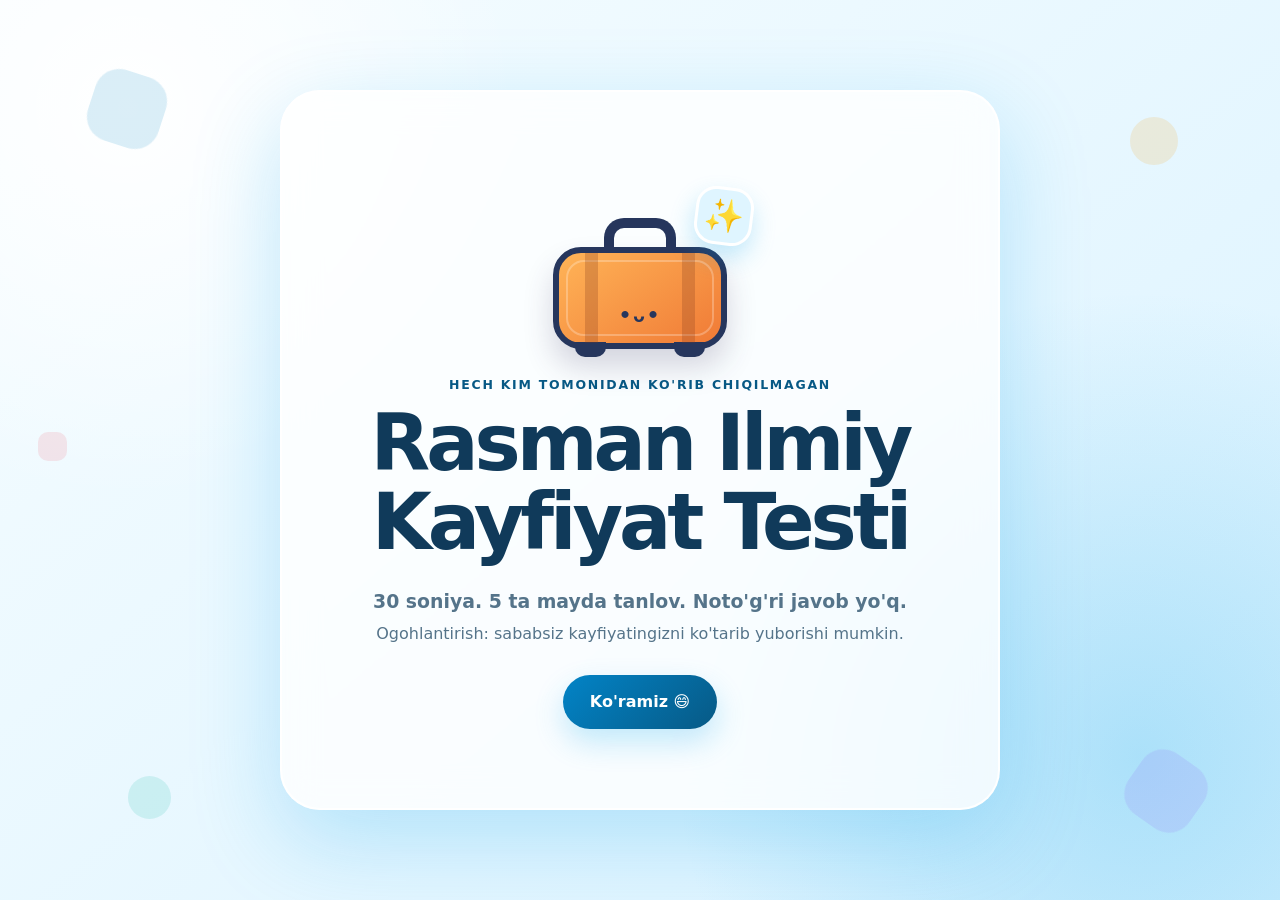
<file: index.html>
<!doctype html>
<html lang="uz">
<head>
  <meta charset="UTF-8">
  <meta name="viewport" content="width=device-width, initial-scale=1.0">
  <meta name="description" content="30 soniyalik butunlay keraksiz kayfiyat testi">
  <meta name="theme-color" content="#dff5ff">
  <title>Rasman Ilmiy Kayfiyat Testi</title>
  <link rel="stylesheet" href="styles.css">
  <style>
    .final-flower {
      position: relative;
      z-index: 3;
      display: none;
      place-items: center;
      width: 150px;
      height: 150px;
      margin: 0 auto 10px;
      font-size: 5.8rem;
      line-height: 1;
      filter: drop-shadow(0 10px 18px rgba(233, 79, 100, .22));
      transform-origin: center bottom;
      transition: transform .35s cubic-bezier(.2, 1.45, .4, 1), filter .35s ease;
      user-select: none;
    }

    .final-flower::before {
      content: "";
      position: absolute;
      inset: 18px;
      border-radius: 50%;
      background: radial-gradient(circle, rgba(255,255,255,.9) 0 18%, rgba(255,205,220,.7) 22%, rgba(255,165,200,.24) 42%, transparent 65%);
      transform: scale(var(--flower-scale, 1));
      filter: blur(5px);
      opacity: .9;
    }

    .final-flower::after {
      content: "";
      position: absolute;
      left: 50%;
      bottom: 14px;
      width: 18px;
      height: 48px;
      border-radius: 999px;
      background: linear-gradient(180deg, rgba(34,197,94,.9), rgba(21,128,61,.9));
      transform: translateX(-50%);
      box-shadow: 0 0 10px rgba(21,128,61,.18);
    }

    .app[data-view="final"] .suitcase { display: none; }
    .app[data-view="final"] .final-flower { display: grid; }

    .final-flower.blooming {
      animation: flower-bloom .55s cubic-bezier(.2, 1.45, .4, 1);
    }

    @keyframes flower-bloom {
      0% {
        transform: scale(calc(var(--flower-scale, 1) * .88)) rotate(-10deg);
      }
      50% {
        transform: scale(calc(var(--flower-scale, 1) * 1.12)) rotate(10deg);
      }
      100% {
        transform: scale(var(--flower-scale, 1)) rotate(0deg);
      }
    }
  </style>
</head>
<body data-theme="sky">
  <div class="background-shapes" aria-hidden="true"><span></span><span></span><span></span><span></span><span></span></div>
  <main class="app" id="app" data-view="start">
    <header class="progress-header" id="progressHeader" hidden>
      <div class="progress-copy"><span id="progressLabel">1-savol, 5 tadan</span><span id="progressStatus">Kayfiyat tekshiruvi</span></div>
      <div class="progress-track" role="progressbar" id="progressTrack" aria-valuemin="0" aria-valuemax="5" aria-valuenow="1"><span class="progress-bar" id="progressBar"></span></div>
    </header>
    <div class="mascot-stage" id="mascotStage" aria-hidden="true">
      <span class="scene-icon" id="sceneIcon">✨</span>
      <div class="suitcase" id="suitcase"><div class="suitcase-handle"></div><div class="suitcase-shell"><span class="case-band band-left"></span><span class="case-band band-right"></span><span class="case-sticker sticker-one" data-sticker="0"></span><span class="case-sticker sticker-two" data-sticker="1"></span><span class="case-sticker sticker-three" data-sticker="2"></span><span class="case-sticker sticker-four" data-sticker="3"></span><span class="case-sticker sticker-five" data-sticker="4"></span><div class="suitcase-face" id="suitcaseFace">•ᴗ•</div></div><span class="case-foot foot-left"></span><span class="case-foot foot-right"></span></div>
      <div class="final-flower" id="finalFlower" aria-hidden="true">🌸</div>
    </div>
    <section class="screen" id="startScreen" aria-labelledby="startTitle"><p class="eyebrow">Hech kim tomonidan ko'rib chiqilmagan</p><h1 id="startTitle" tabindex="-1">Rasman Ilmiy Kayfiyat Testi</h1><p class="lead"><strong>30 soniya. 5 ta mayda tanlov. Noto'g'ri javob yo'q.</strong></p><p class="supporting">Ogohlantirish: sababsiz kayfiyatingizni ko'tarib yuborishi mumkin.</p><div class="start-actions"><button class="button primary" id="startButton" type="button">Ko'ramiz 😄</button></div></section>
    <section class="screen" id="quizScreen" aria-labelledby="questionTitle" hidden><p class="eyebrow" id="questionEyebrow">Mayda tanlov 1</p><h2 id="questionTitle" tabindex="-1">Sayohat qilishni yoqtirasizmi?</h2><p class="reaction" id="reaction" aria-live="polite" aria-atomic="true">Birini tanlang. Sumka javoblaringizni yozib boryapti.</p><div class="answers" id="answers"><button class="button answer yes-answer" id="yesButton" type="button">Ha <span aria-hidden="true">😊</span></button><button class="button answer no-answer" id="noButton" type="button">Yo'q <span aria-hidden="true">🙈</span></button></div></section>
    <section class="screen answer-reaction-screen" id="answerReactionScreen" aria-labelledby="answerReactionTitle" hidden><p class="eyebrow">Zudlik bilan reaksiya</p><div class="reaction-visual" id="reactionVisual" data-effect="fly" aria-hidden="true"><span class="reaction-icon icon-main" id="reactionIconMain">✈️</span><span class="reaction-icon icon-side" id="reactionIconSide">💸</span></div><h2 id="answerReactionTitle" tabindex="-1">Pasport energiyasi aniqlandi.</h2><p class="reaction-caption">Keyingi mayda tanlov avtomatik ravishda keladi...</p><div class="reaction-countdown" aria-hidden="true"><span id="reactionCountdown"></span></div></section>
    <section class="screen final-intro-screen" id="lastQuestionScreen" aria-labelledby="lastQuestionTitle" hidden><p class="eyebrow">Kutilmagan burilish...</p><h2 id="lastQuestionTitle" tabindex="-1">Kutib tur... yana bitta savol qoldi.</h2><p class="lead">Sumka aytishicha, bu savol chindan ham muhim.</p><div class="mini-loader" aria-hidden="true"><span></span><span></span><span></span></div></section>
    <section class="screen final-screen" id="finalScreen" aria-labelledby="finalTitle" hidden><p class="eyebrow">Xo'p... bitta jiddiy savol</p><h2 id="finalTitle" tabindex="-1">Sizni yana xursand qilishim uchun imkon berasizmi 🤗</h2><p class="reaction" id="finalReaction" aria-live="polite" aria-atomic="true">Ehtiyotkorlik bilan tanlang. Sumkaning ham o‘z fikri bor.</p><div class="answers final-answers"><button class="button answer yes-answer" id="finalYesButton" type="button">Ha, bitta imkoniyat <span aria-hidden="true">🙂</span></button><button class="button answer no-answer" id="finalNoButton" type="button">Yo'q, lekin harakatingiz yoqdi <span aria-hidden="true">😄</span></button></div></section>
    <section class="screen ending-screen" id="endingScreen" aria-labelledby="endingTitle" hidden><p class="eyebrow" id="endingEyebrow">Imkoniyat berildi</p><h2 id="endingTitle" tabindex="-1">Kelishdik! 🎉</h2><p class="profile-description" id="endingMessage"></p><p class="tiny-joke" id="endingJoke"></p><div class="ending-actions"><button class="button secondary" id="replayButton" type="button">Yana o'ynash ↻</button></div></section>
  </main>
  <div class="confetti" id="confetti" aria-hidden="true"></div>
  <script type="module" src="script.js"></script>
  <script>
    (() => {
      const app = document.querySelector('#app');
      const flower = document.querySelector('#finalFlower');
      const noButton = document.querySelector('#finalNoButton');
      const finalReaction = document.querySelector('#finalReaction');
      const resetFlower = () => {
        noTaps = 0;
        flower.style.removeProperty('--flower-scale');
        flower.style.transform = '';
        flower.classList.remove('blooming');
      };
      let noTaps = 0;

      noButton.addEventListener('click', () => {
        if (app.dataset.view !== 'final') return;
        noTaps += 1;
        const scale = Math.min(1 + noTaps * 0.18, 2.8);
        flower.style.setProperty('--flower-scale', scale);
        flower.style.transform = `scale(${scale})`;
        flower.classList.remove('blooming');
        void flower.offsetWidth;
        flower.classList.add('blooming');

        finalReaction.textContent = noTaps === 1
          ? 'Afsuski, guldasta ham o‘sib ketmoqda. 🌸'
          : 'Yana bir qaror — va gul yanada yorqinroq gullaydi. 🌼';
      });

      document.querySelector('#startButton').addEventListener('click', resetFlower);
      document.querySelector('#replayButton').addEventListener('click', resetFlower);
    })();
  </script>
</body>
</html>
</file>
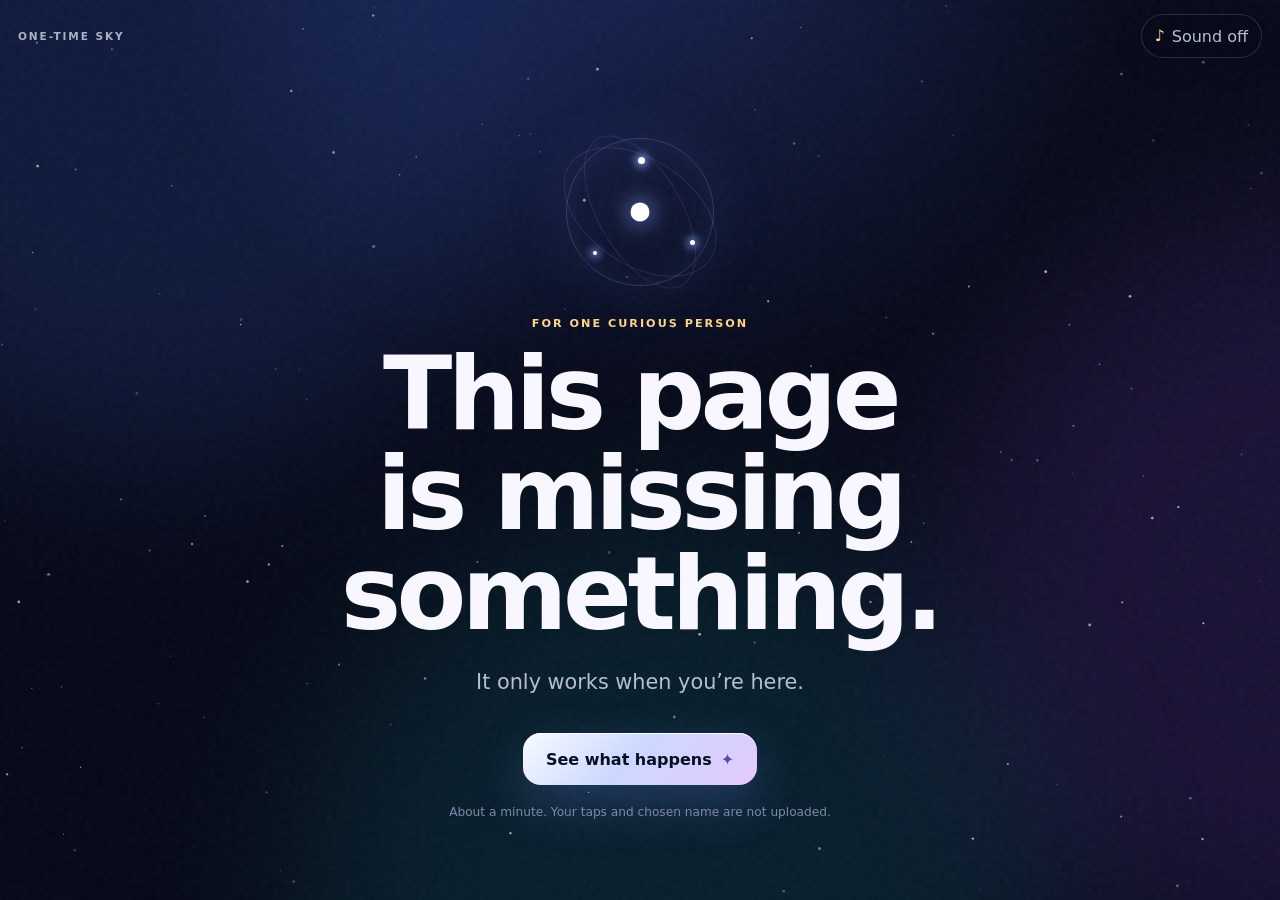
<file: constellation.html>
<!doctype html>
<html lang="en">
<head>
  <meta charset="UTF-8">
  <meta name="viewport" content="width=device-width, initial-scale=1, viewport-fit=cover">
  <meta name="description" content="A tiny sky experiment for one curious person">
  <meta name="theme-color" content="#050816">
  <meta property="og:title" content="A Tiny Sky Experiment">
  <meta property="og:description" content="This page is missing one curious person.">
  <meta property="og:type" content="website">
  <title>A Tiny Sky Experiment</title>
  <link rel="stylesheet" href="constellation.css">
</head>
<body>
  <div class="cosmic-background" aria-hidden="true">
    <span></span><span></span><span></span>
  </div>
  <canvas id="skyCanvas" role="img" aria-label="A quiet field of stars waiting for a constellation."></canvas>

  <main class="experience" id="experience" data-phase="intro">
    <header class="top-bar">
      <span class="tiny-mark" aria-label="One-time sky">ONE-TIME SKY</span>
      <button class="sound-toggle" id="soundToggle" type="button" aria-pressed="false">
        <span aria-hidden="true">♪</span>
        <span id="soundLabel">Sound off</span>
      </button>
    </header>

    <section class="scene intro-scene is-active" id="introScene" aria-labelledby="introTitle">
      <div class="intro-orbit" aria-hidden="true">
        <span></span><span></span><span></span>
        <i></i>
      </div>
      <p class="eyebrow">For one curious person</p>
      <h1 id="introTitle" tabindex="-1">This page is missing something.</h1>
      <p class="lead">It only works when you’re here.</p>
      <button class="button primary-button" id="beginButton" type="button">
        See what happens <span aria-hidden="true">✦</span>
      </button>
      <p class="privacy-note">About a minute. Your taps and chosen name are not uploaded.</p>
    </section>

    <section class="scene creation-scene" id="creationScene" aria-labelledby="creationTitle" hidden>
      <div
        class="touch-surface"
        id="touchSurface"
        role="button"
        tabindex="0"
        aria-label="Place star 1 of 7"
        aria-describedby="creationHint"
      ></div>

      <div class="creation-copy">
        <div class="star-progress" id="starProgress" aria-hidden="true">
          <span></span><span></span><span></span><span></span><span></span><span></span><span></span>
        </div>
        <p class="eyebrow"><span id="starCount">0</span> of 7 stars awake</p>
        <h2 id="creationTitle" tabindex="-1">Tap anywhere to place the first star.</h2>
        <p class="creation-hint" id="creationHint">On a keyboard, press Space or Enter.</p>
      </div>
    </section>

    <section class="scene naming-scene" id="namingScene" aria-labelledby="namingTitle" hidden>
      <div class="glass-card naming-card">
        <p class="eyebrow">A new pattern appeared</p>
        <h2 id="namingTitle" tabindex="-1">Well. That didn’t exist a minute ago.</h2>
        <p class="lead">Every constellation needs a name.</p>

        <form class="name-form" id="nameForm" novalidate>
          <label for="constellationName">Name your constellation</label>
          <div class="name-row">
            <input
              id="constellationName"
              name="constellationName"
              type="text"
              maxlength="24"
              placeholder="Something unnecessarily dramatic"
              autocomplete="off"
              enterkeyhint="done"
            >
            <button class="button surprise-button" id="surpriseNameButton" type="button">Surprise me</button>
          </div>
          <p class="field-message" id="fieldMessage" aria-live="polite"></p>
          <button class="button primary-button name-button" type="submit">Name it <span aria-hidden="true">✦</span></button>
        </form>
      </div>
    </section>

    <section class="scene reveal-scene" id="revealScene" aria-labelledby="revealTitle" hidden>
      <div class="discovery-record">
        <div class="record-topline">
          <span>Discovery record</span>
          <span id="skyCode">SKY–000000</span>
        </div>
        <h2 id="revealTitle" tabindex="-1">The Quiet Comet</h2>
        <p><span>Seven stars</span><span aria-hidden="true">·</span><span id="discoveryDate"></span></p>
        <small>Discovered by one curious person</small>
      </div>

      <p class="final-message">The internet is slightly less ordinary because you showed up.</p>

      <div class="final-actions">
        <button class="button primary-button" id="saveButton" type="button">Save or share card</button>
        <button class="button quiet-button" id="copyButton" type="button">Copy its name</button>
      </div>

      <p class="reply-hook">If you feel like replying, send me its name. That’s the whole secret.</p>
    </section>
  </main>

  <div class="toast" id="toast" role="status" aria-live="polite" hidden></div>
  <div class="sr-only" id="announcer" aria-live="polite"></div>
  <script type="module" src="constellation.js"></script>
</body>
</html>
</file>
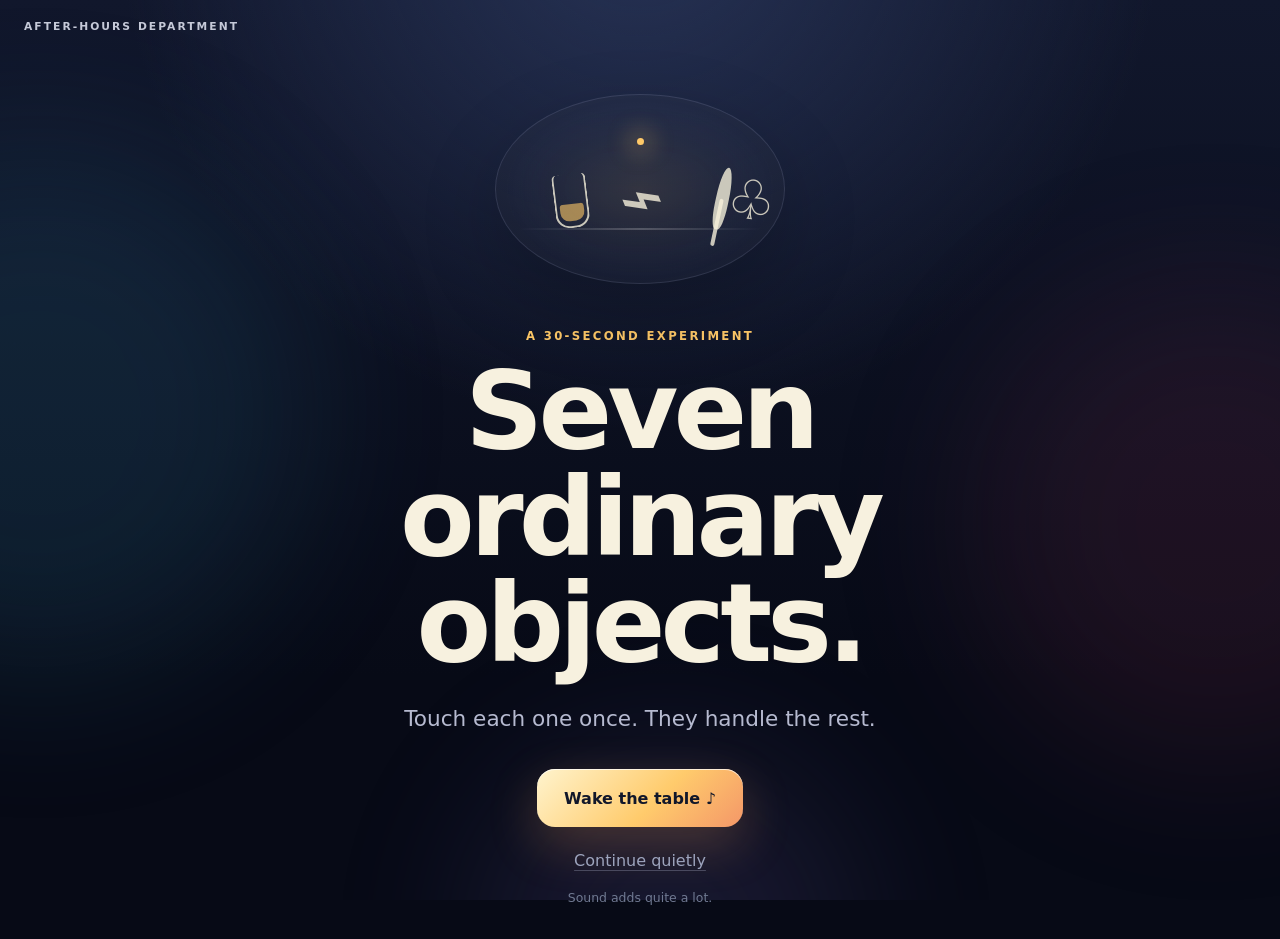
<file: orchestra.html>
<!doctype html>
<html lang="en">
<head>
  <meta charset="UTF-8">
  <meta name="viewport" content="width=device-width, initial-scale=1, viewport-fit=cover">
  <meta name="description" content="Seven ordinary objects are waiting for a very small experiment.">
  <meta name="theme-color" content="#101528">
  <meta property="og:title" content="A Small After-Hours Experiment">
  <meta property="og:description" content="Seven ordinary objects. Touch each one once.">
  <meta property="og:type" content="website">
  <title>Seven Ordinary Objects</title>
  <link rel="stylesheet" href="orchestra.css">
</head>
<body>
  <div class="room-glow" aria-hidden="true"><span></span><span></span><span></span></div>
  <canvas id="effectsCanvas" aria-hidden="true"></canvas>

  <main class="experience" id="experience" data-phase="landing">
    <header class="top-bar">
      <span class="department-mark">AFTER-HOURS DEPARTMENT</span>
      <button class="sound-toggle" id="soundToggle" type="button" aria-pressed="false" hidden>
        <span aria-hidden="true">♪</span>
        <span id="soundLabel">Sound off</span>
      </button>
    </header>

    <section class="scene landing-scene is-active" id="landingScene" aria-labelledby="landingTitle">
      <div class="landing-preview" aria-hidden="true">
        <span class="preview-glass"></span>
        <span class="preview-key">⌁</span>
        <span class="preview-spoon"></span>
        <span class="preview-plant">♧</span>
        <i></i>
      </div>
      <p class="eyebrow">A 30-second experiment</p>
      <h1 id="landingTitle" tabindex="-1">Seven ordinary objects.</h1>
      <p class="lead">Touch each one once. They handle the rest.</p>
      <button class="button primary-button" id="beginSoundButton" type="button">
        Wake the table <span aria-hidden="true">♪</span>
      </button>
      <button class="silent-button" id="beginSilentButton" type="button">Continue quietly</button>
      <p class="sound-note">Sound adds quite a lot.</p>
    </section>

    <section class="scene stage-scene" id="stageScene" data-act="collecting" aria-labelledby="stageTitle" hidden>
      <div class="stage-world" id="stageWorld">
        <div class="wall-light" aria-hidden="true"></div>
        <div class="curtain curtain-left" aria-hidden="true"></div>
        <div class="curtain curtain-right" aria-hidden="true"></div>
        <div class="concert-sign" aria-hidden="true">
          <small>LIVE FROM THIS TABLE</small>
          <strong>THE ACCIDENTAL ORCHESTRA</strong>
          <span>“SEVEN SMALL DECISIONS”</span>
        </div>
        <div class="stage-lights" aria-hidden="true">
          <span></span><span></span><span></span><span></span><span></span><span></span><span></span>
        </div>

        <div class="tabletop" aria-hidden="true"><span class="table-edge"></span></div>

        <button class="table-object object-glass" data-object="glass" type="button" aria-label="Touch the glass">
          <svg viewBox="0 0 120 150" aria-hidden="true">
            <ellipse class="object-stroke" cx="60" cy="24" rx="31" ry="9"/>
            <path class="glass-body object-stroke" d="M29 24 38 112Q60 129 82 112L91 24"/>
            <path class="glass-liquid" d="M36 69Q60 79 84 69L80 108Q60 120 40 108Z"/>
            <ellipse class="glass-shine" cx="49" cy="54" rx="4" ry="19"/>
          </svg>
          <span class="object-name">Glass</span>
        </button>

        <button class="table-object object-key" data-object="key" type="button" aria-label="Touch the key">
          <svg viewBox="0 0 150 110" aria-hidden="true">
            <circle class="object-stroke key-ring" cx="39" cy="52" r="24"/>
            <circle class="key-hole" cx="39" cy="52" r="9"/>
            <path class="object-stroke key-shaft" d="M61 52H128M103 52V72M119 52V65"/>
            <path class="key-glint" d="m31 22 4-12 4 12 12 4-12 4-4 12-4-12-12-4Z"/>
          </svg>
          <span class="object-name">Key</span>
        </button>

        <button class="table-object object-spoon" data-object="spoon" type="button" aria-label="Touch the spoon">
          <svg viewBox="0 0 100 160" aria-hidden="true">
            <ellipse class="object-stroke spoon-bowl" cx="50" cy="34" rx="25" ry="31"/>
            <path class="object-stroke spoon-handle" d="M50 65V144"/>
            <path class="spoon-shine" d="M38 18Q31 35 39 48"/>
          </svg>
          <span class="object-name">Spoon</span>
        </button>

        <button class="table-object object-band" data-object="band" type="button" aria-label="Touch the rubber band">
          <svg viewBox="0 0 150 100" aria-hidden="true">
            <path class="object-stroke band-loop" d="M18 53C24 13 125 8 134 45S41 97 18 53Z"/>
            <path class="band-inner" d="M29 52C36 24 115 18 123 46S47 82 29 52Z"/>
          </svg>
          <span class="object-name">Rubber band</span>
        </button>

        <button class="table-object object-receipt" data-object="receipt" type="button" aria-label="Touch the receipt">
          <svg viewBox="0 0 110 150" aria-hidden="true">
            <path class="receipt-paper" d="M13 7H97V136L88 130l-8 6-9-6-8 6-9-6-9 6-8-6-8 6-6-6Z"/>
            <path class="receipt-lines" d="M28 31H82M28 47H72M28 75H82M28 91H63M28 111H82"/>
            <circle class="receipt-dot" cx="79" cy="48" r="6"/>
          </svg>
          <span class="object-name">Receipt</span>
        </button>

        <button class="table-object object-matchbox" data-object="matchbox" type="button" aria-label="Touch the matchbox">
          <svg viewBox="0 0 140 110" aria-hidden="true">
            <path class="match-drawer" d="M22 31H119V91H22Z"/>
            <path class="match-sleeve" d="M10 17H108V78H10Z"/>
            <path class="match-label" d="M34 32H84V62H34Z"/>
            <path class="match-star" d="m59 36 4 9 10 1-8 6 3 9-9-5-9 5 3-9-8-6 10-1Z"/>
            <path class="matches" d="M91 29h32M91 42h32M91 55h32"/>
          </svg>
          <span class="object-name">Matchbox</span>
        </button>

        <button class="table-object object-plant" data-object="plant" type="button" aria-label="Touch the plant">
          <svg viewBox="0 0 140 170" aria-hidden="true">
            <path class="plant-stem" d="M70 112V37M70 65 41 42M70 86l31-27"/>
            <path class="plant-leaf leaf-one" d="M66 61C37 66 25 48 29 27 53 26 67 39 66 61Z"/>
            <path class="plant-leaf leaf-two" d="M74 80c31 0 43-18 39-39-25 0-39 15-39 39Z"/>
            <path class="plant-leaf leaf-three" d="M66 43C51 25 57 9 72 2c13 17 10 31-6 41Z"/>
            <path class="plant-pot" d="M38 105H102L94 158H46Z"/>
            <path class="pot-rim" d="M32 101H108V118H32Z"/>
          </svg>
          <span class="object-name">Plant</span>
        </button>

        <div class="audience" aria-hidden="true">
          <span></span><span></span><span></span><span></span><span></span><span></span>
          <span></span><span></span><span></span><span></span><span></span><span></span>
        </div>

        <div class="blackout-copy" id="blackoutCopy" aria-hidden="true">
          <p id="blackoutLine">Now keep your hands off the table.</p>
        </div>
      </div>

      <div class="stage-copy" id="stageCopy">
        <div class="progress-count"><span id="objectCount">0</span> / 7</div>
        <h2 id="stageTitle" tabindex="-1">Touch any object.</h2>
        <p id="reactionLine" aria-live="polite">Each one is pretending to be normal.</p>
      </div>
    </section>

    <section class="scene finale-scene" id="finaleScene" aria-labelledby="finaleTitle" hidden>
      <div class="final-stage" aria-hidden="true">
        <div class="final-spotlight"></div>
        <div class="mini-band">
          <span>♧</span><span>⌁</span><span>♩</span><span>▱</span><span>◯</span><span>▤</span><span>✦</span>
        </div>
        <div class="mini-audience"><i></i><i></i><i></i><i></i><i></i><i></i><i></i><i></i></div>
      </div>

      <div class="receipt-card" id="receiptCard">
        <p class="receipt-heading">FINAL RECEIPT</p>
        <div class="receipt-row"><span>Before you arrived</span><strong>7 ordinary objects</strong></div>
        <div class="receipt-rule"></div>
        <div class="receipt-row"><span>After you arrived</span><strong>1 sold-out concert</strong></div>
        <div class="receipt-meta">
          <span>Seven decisions</span>
          <span id="performanceTime">Performed once</span>
        </div>
      </div>

      <p class="after-note">They have never done that exact thing before.</p>
      <h2 id="finaleTitle" tabindex="-1">Apparently, ordinary things become more interesting when you show up.</h2>

      <div class="final-actions">
        <button class="button primary-button" id="saveButton" type="button">Keep the receipt</button>
        <button class="button encore-button" id="encoreButton" type="button">Encore</button>
      </div>
    </section>
  </main>

  <div class="pause-overlay" id="pauseOverlay" role="dialog" aria-modal="true" aria-labelledby="pauseTitle" hidden>
    <div>
      <p class="eyebrow">Intermission</p>
      <h2 id="pauseTitle">The band waited for you.</h2>
      <button class="button primary-button" id="resumeButton" type="button">Continue the concert</button>
    </div>
  </div>

  <div class="toast" id="toast" role="status" aria-live="polite" hidden></div>
  <div class="sr-only" id="announcer" aria-live="polite"></div>
  <script type="module" src="orchestra.js"></script>
</body>
</html>
</file>
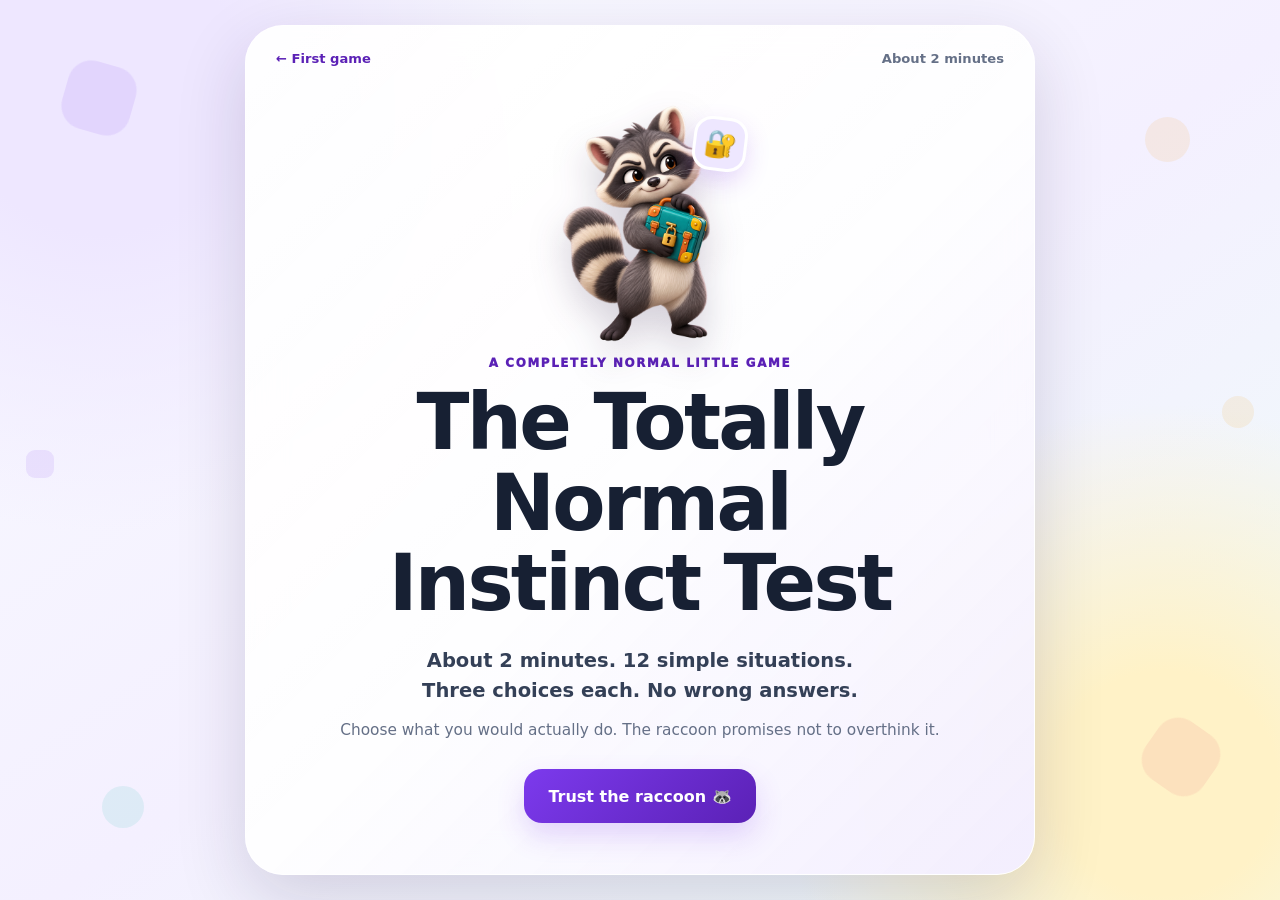
<file: personality.html>
<!doctype html>
<html lang="en">
<head>
  <meta charset="UTF-8">
  <meta name="viewport" content="width=device-width, initial-scale=1.0">
  <meta name="description" content="A completely normal two-minute instinct game with absolutely no suspicious ending">
  <meta name="theme-color" content="#f3efff">
  <title>The Totally Normal Instinct Test</title>
  <link rel="preload" href="assets/raccoon-mascot.png" as="image">
  <link rel="preconnect" href="https://giphy.com">
  <link rel="stylesheet" href="personality.css">
</head>
<body data-theme="violet">
  <div class="ambient-shapes" aria-hidden="true">
    <span></span><span></span><span></span><span></span><span></span><span></span>
  </div>

  <main class="game-shell" id="game" data-view="start">
    <nav class="game-nav" aria-label="Game navigation">
      <a href="./" class="back-link">← First game</a>
      <span class="round-time">About 2 minutes</span>
    </nav>

    <header class="progress-header" id="progressHeader" hidden>
      <div class="progress-copy">
        <span id="progressLabel">Question 1 of 12</span>
        <span id="progressStatus">Instinct check</span>
      </div>
      <div class="progress-track" id="progressTrack" role="progressbar" aria-valuemin="0" aria-valuemax="12" aria-valuenow="1">
        <span class="progress-bar" id="progressBar"></span>
      </div>
    </header>

    <div class="mascot-stage" id="mascotStage" aria-hidden="true">
      <span class="mascot-prop" id="mascotProp">🔐</span>
      <img class="mascot" id="mascot" src="assets/raccoon-mascot.png" alt="">
      <div class="collected-icons" id="collectedIcons"></div>
    </div>

    <section class="screen start-screen" id="startScreen" aria-labelledby="startTitle">
      <p class="eyebrow">A completely normal little game</p>
      <h1 id="startTitle" tabindex="-1">The Totally Normal Instinct Test</h1>
      <p class="lead"><strong>About 2 minutes. 12 simple situations. Three choices each. No wrong answers.</strong></p>
      <p class="supporting">Choose what you would actually do. The raccoon promises not to overthink it.</p>
      <button class="button primary" id="startButton" type="button">Trust the raccoon 🦝</button>
    </section>

    <section class="screen question-screen" id="questionScreen" aria-labelledby="questionTitle" hidden>
      <p class="eyebrow" id="questionEyebrow">Instinct choice 1</p>
      <h2 id="questionTitle" tabindex="-1">What would you actually do?</h2>
      <p class="question-hint" id="questionHint">Go with your first honest answer.</p>
      <div class="choice-grid" id="choiceGrid"></div>
    </section>

    <section class="screen reaction-screen" id="reactionScreen" aria-labelledby="reactionTitle" hidden>
      <p class="eyebrow" id="reactionEyebrow">Extremely serious observation</p>
      <div class="reaction-gif-frame" id="reactionGifFrame">
        <div class="reaction-fallback" id="reactionFallback" aria-hidden="true">
          <span id="reactionFallbackEmoji">🦝</span>
          <small>The raccoon understood that reaction.</small>
        </div>
        <iframe
          id="reactionGif"
          class="reaction-gif"
          src="about:blank"
          title="Meme reaction"
          allow="autoplay; fullscreen"
          referrerpolicy="no-referrer"
        ></iframe>
      </div>
      <a class="gif-credit" id="gifCredit" href="https://giphy.com/" target="_blank" rel="noopener noreferrer">via GIPHY</a>
      <h2 id="reactionTitle" tabindex="-1">Vibe scan in progress.</h2>
      <p class="reaction-caption">Next situation arriving automatically…</p>
      <div class="reaction-timer" aria-hidden="true"><span id="reactionTimerBar"></span></div>
    </section>

    <section class="screen analysis-screen" id="analysisScreen" aria-labelledby="analysisTitle" hidden>
      <p class="eyebrow">12 out of 12 completed</p>
      <h2 id="analysisTitle" tabindex="-1">Checking your highly scientific decisions…</h2>
      <div class="analysis-list" aria-live="polite">
        <p data-analysis-step="0"><span>✓</span> Reading all twelve answers</p>
        <p data-analysis-step="1"><span>✓</span> Checking the raccoon snack report</p>
        <p data-analysis-step="2"><span>✓</span> Ignoring the refrigerator's advice</p>
      </div>
      <div class="thinking-dots" aria-hidden="true"><span></span><span></span><span></span></div>
    </section>

    <section class="screen countdown-screen" id="countdownScreen" aria-labelledby="countdownTitle" hidden>
      <p class="eyebrow">Your result is ready</p>
      <h2 id="countdownTitle" tabindex="-1">Wait for the surprise…</h2>
      <div class="countdown-gift" aria-hidden="true">🎁</div>
      <div class="countdown-number" id="countdownNumber" aria-live="polite">3</div>
      <p class="supporting">No tapping. It will open by itself.</p>
    </section>

    <section class="screen prank-screen" id="prankScreen" aria-labelledby="prankTitle" hidden>
      <p class="eyebrow alert">The surprise</p>
      <div class="reaction-gif-frame" id="prankGifFrame">
        <div class="reaction-fallback" id="prankFallback" aria-hidden="true">
          <span>😏</span>
          <small>Got you.</small>
        </div>
        <iframe
          id="prankGif"
          class="reaction-gif"
          src="about:blank"
          title="Got you prank reaction GIF"
          allow="autoplay; fullscreen"
          referrerpolicy="no-referrer"
        ></iframe>
      </div>
      <a class="gif-credit" href="https://giphy.com/gifs/cbs-the-neighborhood-theneighborhood-cedric-entertainer-ue0FFiQufbwvI2Dyit" target="_blank" rel="noopener noreferrer">via GIPHY</a>
      <h2 id="prankTitle" tabindex="-1">Nothing.</h2>
      <p class="lead">I got you. 😌</p>
    </section>

    <section class="screen truth-screen" id="truthScreen" aria-labelledby="truthTitle" hidden>
      <p class="eyebrow">Okay, truth time</p>
      <div class="truth-raccoon" aria-hidden="true">🦝</div>
      <h2 id="truthTitle" tabindex="-1">The raccoon wasn’t just being nosy.</h2>
      <p class="lead truth-message">It was helping me learn the little things you enjoy—so I can make your day a little happier.</p>
    </section>

    <section class="screen ending-screen" id="endingScreen" aria-labelledby="endingTitle" hidden>
      <p class="eyebrow">The real surprise</p>
      <h2 id="endingTitle" tabindex="-1">This silly little game was just my way of paying attention.</h2>
      <div class="reaction-gif-frame finale-gif-frame" id="endingGifFrame">
        <div class="reaction-fallback" id="endingFallback" aria-hidden="true">
          <span>🦝</span>
          <small>The raccoon is celebrating.</small>
        </div>
        <iframe
          id="endingGif"
          class="reaction-gif"
          src="about:blank"
          title="A happy raccoon dancing in a circle"
          allow="autoplay; fullscreen"
          referrerpolicy="no-referrer"
        ></iframe>
      </div>
      <a class="gif-credit" id="endingGifCredit" href="https://giphy.com/gifs/raccoon-pedro-Dg4TxjYikCpiGd7tYs" target="_blank" rel="noopener noreferrer">via GIPHY</a>
      <p class="ending-joke">That was the real surprise. Thanks for playing along. 🦝</p>
      <div class="ending-actions">
        <button class="button primary" id="replayButton" type="button">Play again ↻</button>
        <a class="button secondary" href="./">Play the first game</a>
      </div>
    </section>
  </main>

  <div class="confetti" id="confetti" aria-hidden="true"></div>
  <script type="module" src="personality.js"></script>
</body>
</html>
</file>
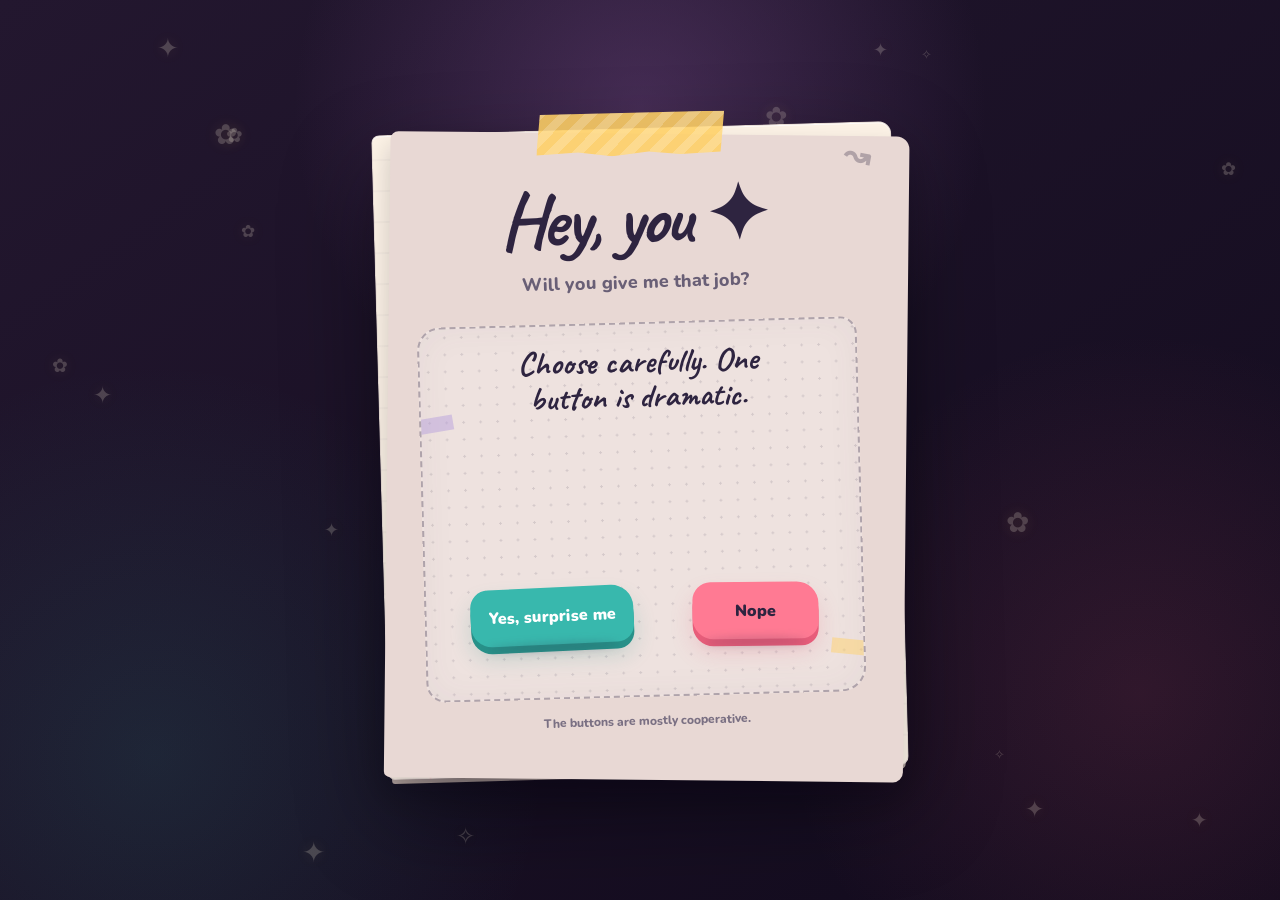
<file: surprise.html>
<!doctype html>
<html lang="en">
<head>
  <meta charset="UTF-8">
  <meta name="viewport" content="width=device-width, initial-scale=1, viewport-fit=cover">
  <meta name="theme-color" content="#23172f">
  <meta name="description" content="One tiny question. Two suspiciously opinionated buttons.">
  <title>A Tiny Question</title>
  <style>
    @import url("https://fonts.googleapis.com/css2?family=Caveat:wght@500;600;700&family=Nunito:wght@500;600;700;800;900&display=swap");

    :root {
      color-scheme: dark;
      --paper: #fdf3e7;
      --paper-shadow: #d8c6bd;
      --ink: #2e2440;
      --muted-ink: #695f76;
      --plum: #23172f;
      --plum-deep: #120b1d;
      --pink: #ff7a93;
      --pink-deep: #e85d7a;
      --teal: #38b8ad;
      --teal-deep: #279189;
      --yellow: #ffd166;
      --lavender: #b39ddb;
      --stage-dot: rgba(46, 36, 64, .13);
    }

    * { box-sizing: border-box; }

    html,
    body { min-width: 320px; min-height: 100%; }

    body {
      min-height: 100dvh;
      margin: 0;
      overflow-x: hidden;
      color: var(--ink);
      background:
        radial-gradient(circle at 50% 12%, rgba(118, 75, 137, .45), transparent 34%),
        radial-gradient(circle at 12% 84%, rgba(56, 184, 173, .12), transparent 29%),
        radial-gradient(circle at 89% 77%, rgba(232, 93, 122, .13), transparent 27%),
        linear-gradient(145deg, var(--plum), var(--plum-deep));
      font-family: "Nunito", ui-rounded, system-ui, -apple-system, BlinkMacSystemFont, "Segoe UI", sans-serif;
      -webkit-font-smoothing: antialiased;
    }

    button { font: inherit; -webkit-tap-highlight-color: transparent; }

    button:focus-visible {
      outline: 4px solid #fff;
      outline-offset: 4px;
    }

    .page-shell {
      position: relative;
      z-index: 2;
      min-height: 100dvh;
      padding:
        max(35px, env(safe-area-inset-top))
        max(14px, env(safe-area-inset-right))
        max(35px, env(safe-area-inset-bottom))
        max(14px, env(safe-area-inset-left));
      display: grid;
      place-items: center;
    }

    .sky-doodle {
      position: fixed;
      z-index: 0;
      inset: 0;
      overflow: hidden;
      pointer-events: none;
    }

    .sky-doodle span {
      position: absolute;
      color: rgba(255, 244, 221, .74);
      font-family: Georgia, serif;
      font-size: var(--star-size, 1rem);
      opacity: .28;
      text-shadow: 0 0 15px rgba(255, 209, 102, .42);
      animation: twinkle var(--twinkle-speed, 3s) ease-in-out var(--twinkle-delay, 0s) infinite alternate;
    }

    .card {
      position: relative;
      width: min(520px, 90vw);
      padding: clamp(37px, 7vw, 55px) clamp(20px, 5.5vw, 39px) clamp(27px, 5vw, 38px);
      border: 1px solid rgba(91, 70, 93, .14);
      border-radius: 8px 13px 10px 6px;
      background:
        linear-gradient(90deg, transparent 39px, rgba(232, 93, 122, .13) 40px, rgba(232, 93, 122, .13) 41px, transparent 42px),
        repeating-linear-gradient(0deg, transparent 0 29px, rgba(46, 36, 64, .055) 30px, transparent 31px),
        var(--paper);
      box-shadow:
        0 38px 90px rgba(5, 2, 11, .46),
        0 7px 0 -3px var(--paper-shadow),
        inset 0 1px rgba(255, 255, 255, .85);
      text-align: center;
      transform: rotate(-1.6deg);
      isolation: isolate;
    }

    .card::after {
      content: "";
      position: absolute;
      z-index: -1;
      inset: 5px -7px -8px 6px;
      border-radius: inherit;
      background: #e8d8d4;
      transform: rotate(2.2deg);
      box-shadow: 0 13px 28px rgba(12, 6, 20, .2);
    }

    .washi-tape {
      position: absolute;
      z-index: 4;
      top: -18px;
      left: 50%;
      width: min(190px, 42%);
      height: 45px;
      background:
        repeating-linear-gradient(135deg, rgba(255,255,255,.2) 0 9px, transparent 9px 18px),
        rgba(255, 209, 102, .88);
      clip-path: polygon(2% 7%, 99% 0, 97% 91%, 76% 96%, 59% 90%, 40% 100%, 22% 91%, 0 97%);
      box-shadow: 0 3px 7px rgba(86, 62, 38, .12);
      transform: translateX(-50%) rotate(1.2deg);
    }

    .corner-doodle {
      position: absolute;
      right: 20px;
      top: 18px;
      color: rgba(46, 36, 64, .3);
      font: 700 2rem/1 "Caveat", cursive;
      transform: rotate(12deg);
    }

    h1 {
      max-width: 430px;
      margin: 0 auto;
      font: 700 clamp(3.05rem, 10vw, 4.8rem)/.88 "Caveat", cursive;
      letter-spacing: -.035em;
      text-wrap: balance;
    }

    .question {
      max-width: 390px;
      margin: 18px auto 0;
      color: var(--muted-ink);
      font-size: clamp(.98rem, 3.1vw, 1.12rem);
      font-weight: 800;
      line-height: 1.45;
      text-wrap: balance;
    }

    .stage {
      position: relative;
      width: 100%;
      height: clamp(300px, 44vh, 375px);
      min-height: 300px;
      margin-top: 26px;
      overflow: hidden;
      border: 2px dashed rgba(46, 36, 64, .33);
      border-radius: 23px 17px 25px 19px;
      background-color: rgba(255, 255, 255, .26);
      background-image: radial-gradient(var(--stage-dot) 1.25px, transparent 1.25px);
      background-size: 17px 17px;
      box-shadow: inset 0 0 34px rgba(95, 65, 83, .055);
    }

    .stage::before,
    .stage::after {
      content: "";
      position: absolute;
      width: 40px;
      height: 15px;
      opacity: .48;
      background: var(--lavender);
    }

    .stage::before { left: -8px; top: 88px; transform: rotate(-8deg); }
    .stage::after { right: -8px; bottom: 35px; transform: rotate(7deg); background: var(--yellow); }

    .caption {
      position: absolute;
      z-index: 3;
      top: 21px;
      left: 50%;
      width: calc(100% - 34px);
      min-height: 70px;
      margin: 0;
      display: grid;
      place-items: center;
      color: var(--ink);
      font: 700 clamp(1.55rem, 5.2vw, 2.05rem)/1.05 "Caveat", cursive;
      text-align: center;
      text-wrap: balance;
      transform: translateX(-50%);
      transition: opacity .15s ease, transform .2s ease;
      pointer-events: none;
    }

    .caption.pop { animation: caption-pop .3s cubic-bezier(.2,.8,.2,1); }

    .choice {
      position: absolute;
      z-index: 4;
      min-width: 126px;
      min-height: 57px;
      border: 0;
      border-radius: 18px 22px 17px 21px;
      padding: 13px 18px;
      font-weight: 900;
      cursor: pointer;
      user-select: none;
      touch-action: manipulation;
      transition:
        left .2s cubic-bezier(.2,.9,.2,1),
        top .2s cubic-bezier(.2,.9,.2,1),
        transform .22s cubic-bezier(.2,.9,.2,1),
        filter .16s ease,
        box-shadow .18s ease;
    }

    .choice::after {
      content: "";
      position: absolute;
      left: 9%;
      right: 9%;
      bottom: -7px;
      height: 9px;
      border-radius: 50%;
      background: rgba(46, 36, 64, .2);
      filter: blur(4px);
      transition: opacity .2s ease;
    }

    .yes-button {
      --yes-scale: 1;
      left: 10%;
      bottom: 53px;
      color: #fff;
      background: var(--teal);
      box-shadow: 0 7px 0 var(--teal-deep), 0 13px 22px rgba(39, 145, 137, .2);
      transform: scale(var(--yes-scale)) rotate(-1deg);
      transform-origin: center;
    }

    .yes-button:hover { filter: brightness(1.06); }
    .yes-button:active { box-shadow: 0 3px 0 var(--teal-deep); transform: translateY(4px) scale(var(--yes-scale)) rotate(-1deg); }

    .no-button {
      right: 10%;
      bottom: 53px;
      color: var(--ink);
      background: var(--pink);
      box-shadow: 0 7px 0 var(--pink-deep), 0 13px 22px rgba(232, 93, 122, .21);
      transform: rotate(1deg);
    }

    .no-button.has-dodged { transform: rotate(1deg); }

    .no-button.tired {
      color: #6e6876;
      background: #c9c3cc;
      box-shadow: 0 3px 0 #9f99a5;
      filter: grayscale(.45);
      cursor: not-allowed;
      transform: scale(.78) rotate(-9deg);
    }

    .no-button.tired::after { opacity: .35; }

    .hint {
      min-height: 21px;
      margin: 16px 8px 0;
      color: #7a7083;
      font-size: .76rem;
      font-weight: 800;
      line-height: 1.4;
    }

    .reveal {
      position: fixed;
      z-index: 50;
      inset: 0;
      display: none;
      place-items: center;
      overflow: auto;
      padding:
        max(30px, env(safe-area-inset-top))
        max(18px, env(safe-area-inset-right))
        max(30px, env(safe-area-inset-bottom))
        max(18px, env(safe-area-inset-left));
      background:
        radial-gradient(circle at 50% 34%, rgba(179, 157, 219, .28), transparent 36%),
        rgba(24, 13, 35, .96);
      opacity: 0;
    }

    .reveal.show {
      display: grid;
      animation: reveal-in .48s ease forwards;
    }

    .reveal-card {
      position: relative;
      width: min(590px, 92vw);
      padding: clamp(45px, 9vw, 73px) clamp(27px, 7vw, 57px) clamp(38px, 8vw, 58px);
      border-radius: 9px 15px 8px 14px;
      color: var(--ink);
      background:
        repeating-linear-gradient(0deg, transparent 0 31px, rgba(46, 36, 64, .05) 32px, transparent 33px),
        var(--paper);
      box-shadow: 0 36px 100px rgba(0,0,0,.48), 8px 9px 0 rgba(179,157,219,.38);
      text-align: center;
      transform: rotate(1.2deg);
      animation: reveal-card-in .7s cubic-bezier(.16,.86,.25,1) .08s both;
    }

    .reveal-card::before {
      content: "FOR TODAY";
      position: absolute;
      top: 21px;
      right: 24px;
      padding: 7px 10px;
      border: 2px solid rgba(232, 93, 122, .6);
      border-radius: 50%;
      color: var(--pink-deep);
      font-size: .6rem;
      font-weight: 900;
      letter-spacing: .13em;
      transform: rotate(9deg);
    }

    .reveal-card::after {
      content: "";
      position: absolute;
      top: -18px;
      left: 50%;
      width: min(170px, 44%);
      height: 39px;
      background: rgba(56, 184, 173, .72);
      clip-path: polygon(0 8%, 100% 0, 96% 94%, 69% 88%, 49% 100%, 26% 91%, 3% 98%);
      transform: translateX(-50%) rotate(-2deg);
    }

    .reveal-kicker {
      margin: 0 0 15px;
      color: var(--pink-deep);
      font-size: .68rem;
      font-weight: 900;
      letter-spacing: .17em;
      text-transform: uppercase;
    }

    .sweet-message {
      margin: 0;
      font: 700 clamp(2.35rem, 8.6vw, 4.35rem)/.98 "Caveat", cursive;
      letter-spacing: -.025em;
      text-wrap: balance;
    }

    .joke-line {
      margin: 24px auto 0;
      max-width: 430px;
      color: var(--teal-deep);
      font: italic 700 clamp(1.35rem, 5vw, 1.85rem)/1.1 "Caveat", cursive;
      opacity: 0;
      transform: translateY(6px);
      transition: opacity .45s ease, transform .45s ease;
      text-wrap: balance;
    }

    .joke-line.show { opacity: 1; transform: translateY(0); }

    .confetti {
      position: fixed;
      z-index: 70;
      top: -18px;
      width: var(--size, 9px);
      height: var(--size, 9px);
      border-radius: var(--radius, 1px);
      background: var(--confetti-color, var(--yellow));
      pointer-events: none;
      animation: fall var(--fall-speed, 4s) linear var(--fall-delay, 0s) forwards;
    }

    .screen-reader-only {
      position: absolute !important;
      width: 1px !important;
      height: 1px !important;
      padding: 0 !important;
      margin: -1px !important;
      overflow: hidden !important;
      clip: rect(0, 0, 0, 0) !important;
      white-space: nowrap !important;
      border: 0 !important;
    }

    @keyframes twinkle {
      from { opacity: .18; transform: scale(.72) rotate(-5deg); }
      to { opacity: .78; transform: scale(1.18) rotate(7deg); }
    }

    @keyframes caption-pop {
      0% { opacity: .2; transform: translateX(-50%) translateY(7px) rotate(-1deg); }
      100% { opacity: 1; transform: translateX(-50%) translateY(0) rotate(0); }
    }

    @keyframes reveal-in { to { opacity: 1; } }

    @keyframes reveal-card-in {
      from { opacity: 0; transform: translateY(30px) scale(.94) rotate(-2deg); }
      to { opacity: 1; transform: translateY(0) scale(1) rotate(1.2deg); }
    }

    @keyframes fall {
      0% { opacity: 0; transform: translate3d(0, -5vh, 0) rotate(0); }
      8% { opacity: 1; }
      100% { opacity: .9; transform: translate3d(var(--drift, 25px), 112vh, 0) rotate(var(--spin, 720deg)); }
    }

    @media (max-width: 430px) {
      .page-shell { padding-left: 12px; padding-right: 12px; }
      .card { width: 100%; padding-left: 16px; padding-right: 16px; transform: rotate(-.7deg); }
      .stage { height: min(360px, 48dvh); min-height: 292px; }
      .choice { min-width: 112px; min-height: 55px; padding-left: 11px; padding-right: 11px; font-size: .88rem; }
      .yes-button { left: 10%; }
      .no-button { right: 10%; }
      .reveal-card { width: 100%; }
    }

    @media (max-width: 350px) {
      .yes-button { left: 50%; bottom: 111px; transform: translateX(-50%) scale(var(--yes-scale)) rotate(-1deg); }
      .yes-button:active { transform: translateX(-50%) translateY(4px) scale(var(--yes-scale)) rotate(-1deg); }
      .no-button:not(.has-dodged) { right: auto; left: 50%; bottom: 32px; transform: translateX(-50%) rotate(1deg); }
    }

    @media (max-height: 650px) and (orientation: landscape) {
      .page-shell { align-items: start; padding-top: 28px; }
      .card { width: min(720px, 92vw); padding: 28px 30px 22px; }
      h1 { font-size: 3.05rem; }
      .question { margin-top: 8px; }
      .stage { height: 270px; min-height: 270px; margin-top: 14px; }
      .caption { min-height: 57px; top: 13px; }
      .hint { margin-top: 9px; }
      .reveal-card { margin: 18px 0; padding-top: 42px; padding-bottom: 34px; }
    }

    @media (prefers-reduced-motion: reduce) {
      *, *::before, *::after {
        scroll-behavior: auto !important;
        animation-duration: .01ms !important;
        animation-delay: 0ms !important;
        animation-iteration-count: 1 !important;
        transition-duration: .01ms !important;
      }

      .confetti { display: none !important; }
      .sky-doodle span { opacity: .45; }
    }
  </style>
</head>
<body>
  <div class="sky-doodle" id="skyDoodle" aria-hidden="true"></div>

  <main class="page-shell">
    <article class="card" aria-labelledby="pageTitle">
      <div class="washi-tape" aria-hidden="true"></div>
      <span class="corner-doodle" aria-hidden="true">↝</span>

      <!-- EDIT ME: Change this headline to her name or your own greeting. -->
      <h1 id="pageTitle">Hey, you ✦</h1>

      <!-- EDIT ME: Change the yes-or-no question here. -->
      <p class="question">Will you give me that job?</p>

      <div class="stage" id="stage">
        <p class="caption" id="caption" aria-live="polite">Choose carefully. One button is dramatic.</p>
        <button class="choice yes-button" id="yesBtn" type="button">Yes, surprise me</button>
        <button class="choice no-button" id="noBtn" type="button">Nope</button>
      </div>

      <p class="hint" id="hint">The buttons are mostly cooperative.</p>
    </article>
  </main>

  <section class="reveal" id="reveal" role="dialog" aria-modal="true" aria-labelledby="revealMessage" hidden>
    <div class="reveal-card" tabindex="-1">
      <p class="reveal-kicker">A tiny note</p>

      <!-- EDIT ME: Change the final sweet message here. -->
      <p class="sweet-message" id="revealMessage">Good choice. I made this tiny corner of the internet just to put one unexpected smile in your day.</p>

      <!-- EDIT ME: Change the second punchline here. Its delay is marked in the script below. -->
      <p class="joke-line" id="jokeLine">The No button is currently updating its résumé.</p>
    </div>
  </section>

  <div class="screen-reader-only" id="announcer" aria-live="assertive"></div>

  <script>
    // EDIT ME: Each line appears in this exact order when the No button dodges.
    const JOKES = [
      "Oh. That button has trust issues.",
      "Excellent cardio for a rectangle.",
      "It has now entered witness protection.",
      "This is becoming an HR matter.",
      "The button has requested a lawyer.",
      "One last dramatic escape attempt..."
    ];

    // EDIT ME: This replaces the caption when the No button finally gives up.
    const TIRED_JOKE = "Breaking news: local button defeated by basic geometry.";

    // EDIT ME: Change 900 to adjust the second punchline delay after the reveal.
    const REVEAL_JOKE_DELAY = 900;

    const stage = document.getElementById("stage");
    const caption = document.getElementById("caption");
    const hint = document.getElementById("hint");
    const yesBtn = document.getElementById("yesBtn");
    const noBtn = document.getElementById("noBtn");
    const pageShell = document.querySelector(".page-shell");
    const reveal = document.getElementById("reveal");
    const revealCard = reveal.querySelector(".reveal-card");
    const jokeLine = document.getElementById("jokeLine");
    const announcer = document.getElementById("announcer");
    const reducedMotion = window.matchMedia("(prefers-reduced-motion: reduce)");

    let dodgeCount = 0;
    let dodgeLocked = false;
    let lastDodgeAt = 0;
    let lastPointer = null;
    let revealed = false;
    const maxDodges = JOKES.length;

    function overlaps(first, second, gap = 0) {
      return !(
        first.right + gap < second.left ||
        first.left - gap > second.right ||
        first.bottom + gap < second.top ||
        first.top - gap > second.bottom
      );
    }

    function pickDodgePosition(stageRect, buttonRect) {
      const padding = 12;
      const captionSafeTop = Math.min(112, stageRect.height * .34);
      const maxX = Math.max(padding, stageRect.width - buttonRect.width - padding);
      const maxY = Math.max(captionSafeTop, stageRect.height - buttonRect.height - padding);
      const yesRect = yesBtn.getBoundingClientRect();
      const yesInsideStage = {
        left: yesRect.left - stageRect.left,
        right: yesRect.right - stageRect.left,
        top: yesRect.top - stageRect.top,
        bottom: yesRect.bottom - stageRect.top
      };

      function isValid(candidate) {
        const avoidsYes = !overlaps(candidate, yesInsideStage, 14);
        const avoidsPointer = !lastPointer || Math.hypot(
          stageRect.left + candidate.left + buttonRect.width / 2 - lastPointer.x,
          stageRect.top + candidate.top + buttonRect.height / 2 - lastPointer.y
        ) > 90;
        return avoidsYes && avoidsPointer;
      }

      for (let attempt = 0; attempt < 24; attempt += 1) {
        const x = padding + Math.random() * Math.max(1, maxX - padding);
        const y = captionSafeTop + Math.random() * Math.max(1, maxY - captionSafeTop);
        const candidate = {
          left: x,
          right: x + buttonRect.width,
          top: y,
          bottom: y + buttonRect.height
        };
        if (isValid(candidate)) return { x, y };
      }

      const gridX = [padding, (padding + maxX) / 2, maxX];
      const gridY = [captionSafeTop, (captionSafeTop + maxY) / 2, maxY];
      let best = null;
      let bestScore = -Infinity;
      for (const x of gridX) {
        for (const y of gridY) {
          const candidate = {
            left: x,
            right: x + buttonRect.width,
            top: y,
            bottom: y + buttonRect.height
          };
          if (!isValid(candidate)) continue;
          const pointerDistance = lastPointer
            ? Math.hypot(stageRect.left + x - lastPointer.x, stageRect.top + y - lastPointer.y)
            : 0;
          const yesDistance = Math.hypot(candidate.left - yesInsideStage.left, candidate.top - yesInsideStage.top);
          const score = pointerDistance + yesDistance;
          if (score > bestScore) {
            best = { x, y };
            bestScore = score;
          }
        }
      }
      return best || { x: maxX, y: maxY };
    }

    function updateYesScale(count = dodgeCount) {
      if (reducedMotion.matches) {
        yesBtn.style.setProperty("--yes-scale", "1");
        return;
      }
      const stageRect = stage.getBoundingClientRect();
      const yesRect = yesBtn.getBoundingClientRect();
      const center = yesRect.left + yesRect.width / 2 - stageRect.left;
      const availableHalfWidth = Math.max(yesBtn.offsetWidth / 2, Math.min(center - 12, stageRect.width - center - 12));
      const maxScale = Math.max(1, (availableHalfWidth * 2) / yesBtn.offsetWidth);
      const desiredScale = 1 + count * .06;
      yesBtn.style.setProperty("--yes-scale", Math.min(desiredScale, maxScale, 1.36).toFixed(2));
    }

    function repositionEscapedButton() {
      updateYesScale();
      if (!noBtn.classList.contains("has-dodged")) return;
      const stageRect = stage.getBoundingClientRect();
      const noRect = noBtn.getBoundingClientRect();
      const yesRect = yesBtn.getBoundingClientRect();
      const safelyInside = noRect.left >= stageRect.left + 5 &&
        noRect.right <= stageRect.right - 5 &&
        noRect.top >= stageRect.top + 5 &&
        noRect.bottom <= stageRect.bottom - 5;
      if (safelyInside && !overlaps(noRect, yesRect, 8)) return;
      const position = pickDodgePosition(stageRect, {
        width: noBtn.offsetWidth,
        height: noBtn.offsetHeight
      });
      noBtn.style.left = `${position.x}px`;
      noBtn.style.top = `${position.y}px`;
    }

    function refreshCaption(text) {
      caption.textContent = text;
      caption.classList.remove("pop");
      void caption.offsetWidth;
      caption.classList.add("pop");
    }

    function dodge() {
      if (dodgeCount >= maxDodges || dodgeLocked) return;
      dodgeLocked = true;
      lastDodgeAt = performance.now();
      window.setTimeout(() => { dodgeLocked = false; }, reducedMotion.matches ? 40 : 230);

      const nextCount = dodgeCount + 1;
      updateYesScale(nextCount);
      if (!reducedMotion.matches) {
        const stageRect = stage.getBoundingClientRect();
        const buttonRect = noBtn.getBoundingClientRect();
        const position = pickDodgePosition(stageRect, buttonRect);

        noBtn.classList.add("has-dodged");
        noBtn.style.right = "auto";
        noBtn.style.bottom = "auto";
        noBtn.style.left = `${position.x}px`;
        noBtn.style.top = `${position.y}px`;
      }

      refreshCaption(JOKES[dodgeCount]);
      dodgeCount = nextCount;

      const escapesLeft = maxDodges - dodgeCount;
      hint.textContent = escapesLeft === 1
        ? "One emergency escape remains."
        : `${escapesLeft} emergency escapes remain.`;

      if (dodgeCount === maxDodges) {
        const noHadFocus = document.activeElement === noBtn;
        noBtn.classList.add("tired");
        noBtn.disabled = true;
        noBtn.textContent = "I give up 😩";
        refreshCaption(TIRED_JOKE);
        hint.textContent = "The No button has officially submitted its resignation.";
        announcer.textContent = `${TIRED_JOKE} The No button has given up. Yes, surprise me is now available.`;
        if (noHadFocus) yesBtn.focus({ preventScroll: true });
      }
    }

    function launchConfetti() {
      if (reducedMotion.matches) return;
      const colors = ["#ffd166", "#ff7a93", "#38b8ad", "#b39ddb", "#fdf3e7"];

      for (let index = 0; index < 60; index += 1) {
        const piece = document.createElement("div");
        const duration = 3.3 + Math.random() * 1.6;
        const delay = Math.random() * .65;
        piece.className = "confetti";
        piece.setAttribute("aria-hidden", "true");
        piece.style.left = `${Math.random() * 100}vw`;
        piece.style.setProperty("--size", `${6 + Math.random() * 8}px`);
        piece.style.setProperty("--radius", Math.random() > .68 ? "50%" : "1px");
        piece.style.setProperty("--confetti-color", colors[index % colors.length]);
        piece.style.setProperty("--fall-speed", `${duration}s`);
        piece.style.setProperty("--fall-delay", `${delay}s`);
        piece.style.setProperty("--drift", `${-65 + Math.random() * 130}px`);
        piece.style.setProperty("--spin", `${Math.random() > .5 ? "" : "-"}${450 + Math.round(Math.random() * 630)}deg`);
        document.body.appendChild(piece);
        window.setTimeout(() => piece.remove(), (duration + delay) * 1000 + 120);
      }
    }

    function showReveal() {
      if (revealed) return;
      revealed = true;
      yesBtn.disabled = true;
      reveal.hidden = false;
      reveal.classList.add("show");
      revealCard.focus({ preventScroll: true });
      pageShell.inert = true;
      pageShell.setAttribute("aria-hidden", "true");
      launchConfetti();
      document.title = "A Little Surprise";
      announcer.textContent = document.getElementById("revealMessage").textContent;
      window.setTimeout(() => {
        jokeLine.classList.add("show");
        announcer.textContent = jokeLine.textContent;
      }, reducedMotion.matches ? 0 : REVEAL_JOKE_DELAY);
    }

    noBtn.addEventListener("mouseenter", (event) => {
      lastPointer = { x: event.clientX, y: event.clientY };
      dodge();
    });

    noBtn.addEventListener("touchstart", (event) => {
      event.preventDefault();
      const touch = event.touches[0];
      if (touch) lastPointer = { x: touch.clientX, y: touch.clientY };
      dodge();
    }, { passive: false });

    noBtn.addEventListener("click", (event) => {
      const isKeyboardOrProgrammatic = event.detail === 0;
      const isFreshFallback = performance.now() - lastDodgeAt > 280;
      if (!noBtn.disabled && (isKeyboardOrProgrammatic || isFreshFallback)) dodge();
    });

    stage.addEventListener("pointermove", (event) => {
      lastPointer = { x: event.clientX, y: event.clientY };
    }, { passive: true });

    yesBtn.addEventListener("click", showReveal);

    let resizeTimer = 0;
    window.addEventListener("resize", () => {
      window.clearTimeout(resizeTimer);
      resizeTimer = window.setTimeout(repositionEscapedButton, 90);
    }, { passive: true });

    reducedMotion.addEventListener("change", repositionEscapedButton);
    if (document.fonts?.ready) document.fonts.ready.then(repositionEscapedButton);

    const starCharacters = ["✦", "✧", "✿"];
    const skyDoodle = document.getElementById("skyDoodle");
    for (let index = 0; index < 22; index += 1) {
      const star = document.createElement("span");
      star.textContent = starCharacters[index % starCharacters.length];
      star.style.left = `${3 + Math.random() * 94}%`;
      star.style.top = `${2 + Math.random() * 95}%`;
      star.style.setProperty("--star-size", `${.65 + Math.random() * 1.15}rem`);
      star.style.setProperty("--twinkle-speed", `${2.1 + Math.random() * 2.8}s`);
      star.style.setProperty("--twinkle-delay", `${-Math.random() * 4}s`);
      skyDoodle.appendChild(star);
    }
  </script>
</body>
</html>
</file>
<file: styles.css>
:root {
  font-family: Inter, ui-rounded, "Segoe UI", system-ui, sans-serif;
  font-synthesis: none;
  --accent: #0284c7;
  --accent-dark: #075985;
  --accent-soft: #dff5ff;
  --ink: #103a5a;
  --muted: #55748a;
  --glow: rgba(14, 165, 233, .24);
  --bg-a: #f7fdff;
  --bg-b: #d9f2ff;
}

* { box-sizing: border-box; }

[hidden] { display: none !important; }

body {
  min-height: 100vh;
  min-height: 100dvh;
  margin: 0;
  padding: 20px;
  display: grid;
  place-items: center;
  overflow-x: hidden;
  color: var(--ink);
  background:
    radial-gradient(circle at 10% 12%, rgba(255, 255, 255, .98), transparent 28%),
    radial-gradient(circle at 89% 84%, var(--glow), transparent 34%),
    linear-gradient(140deg, var(--bg-a), var(--bg-b));
  transition: background .6s ease, color .4s ease;
}

body[data-theme="sky"] { --accent: #0284c7; --accent-dark: #075985; --accent-soft: #dff5ff; --ink: #103a5a; --muted: #55748a; --glow: rgba(14, 165, 233, .24); --bg-a: #f7fdff; --bg-b: #d9f2ff; }
body[data-theme="nature"] { --accent: #16a34a; --accent-dark: #166534; --accent-soft: #dcfce7; --ink: #174d2b; --muted: #597663; --glow: rgba(34, 197, 94, .23); --bg-a: #f8fff9; --bg-b: #d9f7df; }
body[data-theme="city"] { --accent: #6366f1; --accent-dark: #4338ca; --accent-soft: #e0e7ff; --ink: #292b68; --muted: #62648c; --glow: rgba(99, 102, 241, .23); --bg-a: #fafaff; --bg-b: #e0e4ff; }
body[data-theme="analysis"] { --accent: #8b5cf6; --accent-dark: #6d28d9; --accent-soft: #ede9fe; --ink: #3f246b; --muted: #725c91; --glow: rgba(139, 92, 246, .25); --bg-a: #fdfaff; --bg-b: #e9ddff; }
body[data-theme="food"] { --accent: #ea580c; --accent-dark: #9a3412; --accent-soft: #ffedd5; --ink: #66331c; --muted: #88624f; --glow: rgba(249, 115, 22, .24); --bg-a: #fffaf4; --bg-b: #ffe3c5; }
body[data-theme="adventure"] { --accent: #0f9f8f; --accent-dark: #0f766e; --accent-soft: #ccfbf1; --ink: #174c49; --muted: #5b7a78; --glow: rgba(20, 184, 166, .24); --bg-a: #f5fffc; --bg-b: #cff5eb; }
body[data-theme="result"] { --accent: #7c3aed; --accent-dark: #5b21b6; --accent-soft: #ede9fe; --ink: #3f246b; --muted: #725c91; --glow: rgba(251, 191, 36, .32); --bg-a: #fffdf2; --bg-b: #ddd6fe; }
body[data-theme="final"] { --accent: #e94f64; --accent-dark: #be3349; --accent-soft: #ffe1e5; --ink: #612333; --muted: #8b5965; --glow: rgba(233, 79, 100, .24); --bg-a: #fffaf8; --bg-b: #ffddd7; }
body[data-theme="calm"] { --accent: #3b82f6; --accent-dark: #2563eb; --accent-soft: #dbeafe; --ink: #234066; --muted: #61728a; --glow: rgba(59, 130, 246, .2); --bg-a: #fbfdff; --bg-b: #dceaff; }

button { -webkit-tap-highlight-color: transparent; }

.app {
  position: relative;
  z-index: 2;
  width: min(720px, 100%);
  min-height: min(720px, calc(100dvh - 40px));
  padding: 58px 48px 42px;
  display: flex;
  flex-direction: column;
  align-items: center;
  justify-content: center;
  overflow: hidden;
  border: 2px solid rgba(255, 255, 255, .92);
  border-radius: 40px;
  text-align: center;
  background: rgba(255, 255, 255, .78);
  box-shadow: 0 30px 90px var(--glow);
  backdrop-filter: blur(18px);
  transition: box-shadow .5s ease;
}

.progress-header {
  position: absolute;
  top: 24px;
  left: 34px;
  right: 34px;
}

.progress-copy {
  margin-bottom: 8px;
  display: flex;
  justify-content: space-between;
  gap: 16px;
  color: var(--muted);
  font-size: .76rem;
  font-weight: 800;
}

.progress-track {
  height: 7px;
  overflow: hidden;
  border-radius: 999px;
  background: var(--accent-soft);
}

.progress-bar {
  display: block;
  width: 20%;
  height: 100%;
  border-radius: inherit;
  background: linear-gradient(90deg, var(--accent), var(--accent-dark));
  transition: width .45s ease, background .4s ease;
}

.mascot-stage {
  position: relative;
  width: 230px;
  height: 170px;
  margin-bottom: 20px;
  display: grid;
  place-items: end center;
  transition: width .4s ease, height .4s ease, margin .4s ease;
}

.app[data-view="quiz"] .mascot-stage,
.app[data-view="reaction"] .mascot-stage,
.app[data-view="analysis"] .mascot-stage,
.app[data-view="processing"] .mascot-stage,
.app[data-view="profile"] .mascot-stage,
.app[data-view="final"] .mascot-stage,
.app[data-view="ending"] .mascot-stage {
  width: 190px;
  height: 130px;
  margin-bottom: 14px;
}

.scene-icon {
  position: absolute;
  z-index: 4;
  top: 0;
  right: 2px;
  display: grid;
  place-items: center;
  width: 58px;
  height: 58px;
  border: 3px solid white;
  border-radius: 20px;
  font-size: 2rem;
  background: var(--accent-soft);
  box-shadow: 0 12px 24px var(--glow);
  transform: rotate(7deg);
  transition: background .4s ease;
  animation: icon-float 2.7s ease-in-out infinite;
}

.suitcase {
  position: relative;
  width: 188px;
  height: 139px;
  animation: suitcase-float 2.7s ease-in-out infinite;
  transition: transform .3s ease;
}

.app[data-view="quiz"] .suitcase,
.app[data-view="reaction"] .suitcase,
.app[data-view="analysis"] .suitcase,
.app[data-view="processing"] .suitcase,
.app[data-view="profile"] .suitcase,
.app[data-view="final"] .suitcase,
.app[data-view="ending"] .suitcase {
  transform: scale(.82);
  transform-origin: bottom center;
}

.suitcase.reacting { animation: suitcase-wiggle .55s ease; }
.suitcase.celebrating { animation: suitcase-celebrate .65s ease-in-out infinite alternate; }

.suitcase-handle {
  position: absolute;
  top: 0;
  left: 50%;
  width: 72px;
  height: 37px;
  border: 10px solid #26365d;
  border-bottom: 0;
  border-radius: 20px 20px 0 0;
  transform: translateX(-50%);
}

.suitcase-shell {
  position: absolute;
  inset: 29px 7px 8px;
  overflow: hidden;
  border: 6px solid #26365d;
  border-radius: 28px;
  background: linear-gradient(145deg, #ffb457, #f07a36);
  box-shadow: 0 18px 30px rgba(62, 48, 97, .2);
}

.suitcase-shell::before {
  content: "";
  position: absolute;
  inset: 7px;
  border: 2px solid rgba(255, 255, 255, .25);
  border-radius: 18px;
}

.case-band {
  position: absolute;
  z-index: 1;
  top: 0;
  bottom: 0;
  width: 13px;
  background: rgba(130, 58, 29, .26);
}

.band-left { left: 26px; }
.band-right { right: 26px; }

.suitcase-face {
  position: absolute;
  z-index: 2;
  left: 50%;
  bottom: 16px;
  color: #26365d;
  font-family: ui-monospace, "Cascadia Mono", monospace;
  font-size: 1.25rem;
  font-weight: 900;
  letter-spacing: .1em;
  transform: translateX(-50%);
}

.case-foot {
  position: absolute;
  bottom: 0;
  width: 31px;
  height: 15px;
  border-radius: 0 0 10px 10px;
  background: #26365d;
}

.foot-left { left: 29px; }
.foot-right { right: 29px; }

.case-sticker {
  position: absolute;
  z-index: 3;
  display: grid;
  place-items: center;
  width: 34px;
  height: 34px;
  border: 3px solid white;
  border-radius: 50%;
  opacity: 0;
  font-size: 1.15rem;
  background: #fff8cf;
  box-shadow: 0 5px 10px rgba(53, 41, 77, .17);
  transform: scale(0) rotate(-18deg);
}

.case-sticker.earned {
  opacity: 1;
  transform: scale(1) rotate(var(--sticker-rotation));
  animation: sticker-pop .55s cubic-bezier(.2, 1.45, .4, 1);
}

.sticker-one { top: 11px; left: 11px; --sticker-rotation: -10deg; }
.sticker-two { top: 12px; right: 11px; --sticker-rotation: 9deg; background: #dff7ff; }
.sticker-three { top: 43px; left: 42px; --sticker-rotation: 7deg; background: #e7ffe4; }
.sticker-four { top: 44px; right: 40px; --sticker-rotation: -8deg; background: #ffe5d1; }
.sticker-five { top: 19px; left: 50%; --sticker-rotation: 5deg; background: #eee4ff; transform-origin: center; }

.screen {
  width: 100%;
  animation: screen-in .5s cubic-bezier(.2, .76, .24, 1);
}

.eyebrow {
  margin: 0 0 12px;
  color: var(--accent-dark);
  font-size: .78rem;
  font-weight: 900;
  letter-spacing: .14em;
  text-transform: uppercase;
}

h1, h2 {
  max-width: 630px;
  margin: 0 auto;
  line-height: 1.02;
  letter-spacing: -.052em;
}

h1 { font-size: clamp(2.65rem, 7.5vw, 4.85rem); }
h2 { font-size: clamp(2.35rem, 6.5vw, 4.2rem); }
h1:focus, h2:focus { outline: none; }

.lead {
  max-width: 560px;
  margin: 24px auto 5px;
  color: var(--muted);
  font-size: 1.18rem;
  line-height: 1.55;
}

.supporting {
  max-width: 530px;
  margin: 6px auto 0;
  color: var(--muted);
  line-height: 1.55;
}

.reaction {
  min-height: 29px;
  max-width: 560px;
  margin: 24px auto 10px;
  color: var(--muted);
  font-size: 1.08rem;
  font-weight: 700;
  line-height: 1.45;
}

.reaction.punchline {
  color: var(--accent-dark);
  animation: punchline-in .35s ease;
}

.button {
  min-height: 54px;
  border: 0;
  border-radius: 999px;
  padding: 15px 27px;
  color: inherit;
  font: inherit;
  font-size: 1rem;
  font-weight: 880;
  cursor: pointer;
  transition: translate .22s ease, transform .3s ease, box-shadow .22s ease, opacity .22s ease, background .4s ease;
}

.button:hover { translate: 0 -3px; }
.button:active { translate: 0 0; }
.button:focus-visible { outline: 4px solid var(--glow); outline-offset: 4px; }
.button:disabled { cursor: default; opacity: .55; translate: 0 0; }

.primary, .yes-answer {
  color: white;
  background: linear-gradient(135deg, var(--accent), var(--accent-dark));
  box-shadow: 0 13px 30px var(--glow);
}

.primary { margin-top: 28px; }
.next-button { margin-top: 8px; }
.skip-button { margin-top: 10px; }

.secondary, .no-answer {
  color: var(--accent-dark);
  background: var(--accent-soft);
  box-shadow: inset 0 0 0 2px var(--glow);
}

.start-actions,
.ending-actions {
  margin-top: 28px;
  display: flex;
  align-items: center;
  justify-content: center;
  flex-wrap: wrap;
  gap: 10px;
}

.start-actions .primary { margin-top: 0; }

.game-link {
  display: inline-flex;
  align-items: center;
  justify-content: center;
  text-decoration: none;
}

.answers {
  min-height: 105px;
  display: flex;
  align-items: center;
  justify-content: center;
  gap: 14px;
}

.answer { min-width: 132px; }
.answer.chosen { opacity: 1; box-shadow: 0 0 0 5px white, 0 0 0 9px var(--accent); }

.answer-reaction-screen h2 {
  max-width: 640px;
  font-size: clamp(2.35rem, 6.5vw, 4rem);
  line-height: 1.06;
}

.app[data-view="reaction"] .mascot-stage { display: none; }

.reaction-visual {
  position: relative;
  width: min(350px, 100%);
  height: 128px;
  margin: 0 auto 17px;
  display: flex;
  align-items: center;
  justify-content: center;
  gap: 18px;
  overflow: hidden;
  border: 2px solid var(--accent-soft);
  border-radius: 28px;
  background: linear-gradient(145deg, rgba(255, 255, 255, .82), var(--accent-soft));
  box-shadow: 0 15px 35px var(--glow);
}

.reaction-icon {
  position: relative;
  display: inline-block;
  font-size: clamp(3.8rem, 11vw, 5.8rem);
  filter: drop-shadow(0 9px 9px rgba(38, 54, 93, .15));
}

.icon-side { font-size: clamp(2.8rem, 8vw, 4.3rem); }

.reaction-caption {
  margin: 21px auto 0;
  color: var(--muted);
  font-size: 1rem;
  font-weight: 750;
}

.reaction-countdown {
  width: min(240px, 72%);
  height: 6px;
  margin: 17px auto 0;
  overflow: hidden;
  border-radius: 999px;
  background: var(--accent-soft);
}

.reaction-countdown span {
  display: block;
  width: 0;
  height: 100%;
  border-radius: inherit;
  background: linear-gradient(90deg, var(--accent), var(--accent-dark));
}

.reaction-countdown span.running { animation: reaction-progress 3.6s linear forwards; }

.reaction-visual[data-effect="fly"] .icon-main { animation: plane-zoom 1.35s ease-in-out infinite; }
.reaction-visual[data-effect="fly"] .icon-side { animation: money-fall 1.1s ease-in infinite; }
.reaction-visual[data-effect="couch"] .icon-main { animation: couch-bounce 1.2s ease-in-out infinite; }
.reaction-visual[data-effect="couch"] .icon-side { animation: signal-pulse 1s ease-in-out infinite alternate; }
.reaction-visual[data-effect="buzz"] .icon-main { animation: tree-sway 1.4s ease-in-out infinite alternate; }
.reaction-visual[data-effect="buzz"] .icon-side { animation: mosquito-buzz .55s linear infinite; }
.reaction-visual[data-effect="offline"] .icon-main { animation: tree-sway 1.6s ease-in-out infinite alternate; }
.reaction-visual[data-effect="offline"] .icon-side { animation: signal-pulse 1.1s ease-in-out infinite alternate-reverse; }
.reaction-visual[data-effect="city"] .icon-main { animation: coffee-walk 1.25s ease-in-out infinite; }
.reaction-visual[data-effect="city"] .icon-side { animation: shoe-step .65s ease-in-out infinite alternate; }
.reaction-visual[data-effect="battery"] .icon-main { animation: battery-charge 1.3s ease-in-out infinite; }
.reaction-visual[data-effect="battery"] .icon-side { animation: couch-bounce 1.5s ease-in-out infinite; }
.reaction-visual[data-effect="chef"] .icon-main { animation: bowl-spin 1.5s ease-in-out infinite; }
.reaction-visual[data-effect="chef"] .icon-side { animation: chef-nod .75s ease-in-out infinite alternate; }
.reaction-visual[data-effect="fries"] .icon-main { animation: fries-pop .9s ease-in-out infinite alternate; }
.reaction-visual[data-effect="fries"] .icon-side { animation: chef-nod .8s ease-in-out infinite alternate-reverse; }
.reaction-visual[data-effect="backpack"] .icon-main { animation: backpack-hop 1s ease-in-out infinite; }
.reaction-visual[data-effect="backpack"] .icon-side { animation: map-spin 2.2s linear infinite; }
.reaction-visual[data-effect="calendar"] .icon-main { animation: calendar-stamp 1.25s ease-in-out infinite; }
.reaction-visual[data-effect="calendar"] .icon-side { animation: signal-pulse .85s ease-in-out infinite alternate; }

.analysis-panel {
  width: min(500px, 100%);
  margin: 28px auto 18px;
  overflow: hidden;
  border: 2px solid var(--accent-soft);
  border-radius: 22px;
  background: rgba(255, 255, 255, .65);
}

.analysis-panel div {
  padding: 13px 17px;
  display: flex;
  align-items: center;
  justify-content: space-between;
  gap: 18px;
  color: var(--muted);
  font-size: .92rem;
  font-weight: 700;
}

.analysis-panel div + div { border-top: 1px solid var(--accent-soft); }
.analysis-panel strong { color: var(--accent-dark); font-size: 1.08rem; }

.scanner {
  width: min(430px, 85%);
  height: 10px;
  margin: 31px auto 16px;
  overflow: hidden;
  border-radius: 999px;
  background: var(--accent-soft);
}

.scanner span {
  display: block;
  width: 36%;
  height: 100%;
  border-radius: inherit;
  background: linear-gradient(90deg, transparent, var(--accent), transparent);
  animation: scan 1.15s ease-in-out infinite;
}

.loading-dots { display: inline-block; width: 1.1em; text-align: left; animation: dots 1.2s steps(4, end) infinite; overflow: hidden; vertical-align: bottom; }

.accuracy-badge {
  width: fit-content;
  margin: 0 auto 17px;
  padding: 8px 13px;
  border-radius: 999px;
  color: var(--accent-dark);
  background: var(--accent-soft);
  font-size: .76rem;
  font-weight: 800;
}

.profile-description {
  max-width: 570px;
  margin: 21px auto 0;
  color: var(--muted);
  font-size: 1.1rem;
  font-weight: 650;
  line-height: 1.55;
}

.trait-list {
  margin: 20px auto;
  display: flex;
  flex-wrap: wrap;
  justify-content: center;
  gap: 8px;
}

.trait {
  padding: 8px 12px;
  border: 1px solid var(--accent-soft);
  border-radius: 999px;
  color: var(--accent-dark);
  background: rgba(255, 255, 255, .72);
  font-size: .82rem;
  font-weight: 800;
}

.energy-row {
  width: min(500px, 100%);
  margin: 13px auto 0;
  display: grid;
  grid-template-columns: auto 1fr auto;
  align-items: center;
  gap: 12px;
  color: var(--muted);
  font-size: .8rem;
  font-weight: 800;
}

.energy-track { height: 8px; overflow: hidden; border-radius: 999px; background: var(--accent-soft); }
.energy-track span { display: block; width: 0; height: 100%; border-radius: inherit; background: linear-gradient(90deg, #14b8a6, #8b5cf6, #f59e0b); transition: width 1s cubic-bezier(.2, .75, .24, 1); }
.energy-row strong { color: var(--accent-dark); }

.final-answers { margin-top: 16px; }
.final-answers .answer { min-width: 190px; }
.final-answers .yes-answer,
.final-answers .no-answer { transform-origin: center; }
.final-screen .reaction { min-height: 3.5em; font-size: clamp(1.05rem, 3vw, 1.25rem); }

.mini-loader {
  height: 22px;
  margin-top: 27px;
  display: flex;
  align-items: center;
  justify-content: center;
  gap: 7px;
}

.mini-loader span {
  width: 9px;
  height: 9px;
  border-radius: 50%;
  background: var(--accent);
  animation: loader-bounce .8s ease-in-out infinite alternate;
}

.mini-loader span:nth-child(2) { animation-delay: .16s; }
.mini-loader span:nth-child(3) { animation-delay: .32s; }

.tiny-joke {
  margin: 13px auto 0;
  color: var(--muted);
  font-size: .91rem;
  font-style: italic;
}

.background-shapes span {
  position: fixed;
  z-index: 1;
  width: 74px;
  height: 74px;
  border-radius: 25px;
  opacity: .14;
  background: var(--accent);
  animation: shape-drift 8s ease-in-out infinite;
  transition: background .5s ease;
}

.background-shapes span:nth-child(1) { top: 8%; left: 7%; transform: rotate(18deg); }
.background-shapes span:nth-child(2) { top: 13%; right: 8%; width: 48px; height: 48px; border-radius: 50%; background: #f59e0b; animation-delay: 2s; }
.background-shapes span:nth-child(3) { bottom: 9%; left: 10%; width: 43px; height: 43px; border-radius: 50%; background: #14b8a6; animation-delay: 4s; }
.background-shapes span:nth-child(4) { right: 6%; bottom: 8%; background: #8b5cf6; transform: rotate(35deg); animation-delay: 1s; }
.background-shapes span:nth-child(5) { top: 48%; left: 3%; width: 29px; height: 29px; border-radius: 10px; background: #f45b69; animation-delay: 5s; }

.confetti-piece {
  position: fixed;
  top: -24px;
  z-index: 8;
  width: 11px;
  height: 18px;
  border-radius: 3px;
  pointer-events: none;
  animation: fall 3.2s linear forwards;
}

@keyframes screen-in {
  from { opacity: 0; transform: translateY(14px) scale(.99); }
  to { opacity: 1; transform: translateY(0) scale(1); }
}

@keyframes punchline-in {
  from { opacity: 0; transform: translateY(5px); }
  to { opacity: 1; transform: translateY(0); }
}

@keyframes suitcase-float {
  0%, 100% { translate: 0 0; rotate: -1deg; }
  50% { translate: 0 -7px; rotate: 1deg; }
}

@keyframes suitcase-wiggle {
  0%, 100% { rotate: 0; }
  25% { rotate: -6deg; }
  50% { rotate: 6deg; }
  75% { rotate: -3deg; }
}

@keyframes suitcase-celebrate {
  from { translate: 0 0; rotate: -4deg; }
  to { translate: 0 -12px; rotate: 4deg; }
}

@keyframes icon-float {
  0%, 100% { translate: 0 0; }
  50% { translate: 0 -6px; }
}

@keyframes sticker-pop {
  from { opacity: 0; transform: scale(0) rotate(-25deg); }
  to { opacity: 1; transform: scale(1) rotate(var(--sticker-rotation)); }
}

@keyframes scan {
  from { translate: -110% 0; }
  to { translate: 280% 0; }
}

@keyframes loader-bounce {
  to { transform: translateY(-8px); opacity: .45; }
}

@keyframes reaction-progress { to { width: 100%; } }
@keyframes plane-zoom { 0%, 100% { transform: translateX(-22px) rotate(-7deg); } 50% { transform: translateX(28px) rotate(7deg) scale(1.08); } }
@keyframes money-fall { from { transform: translateY(-35px) rotate(-12deg); opacity: 0; } 35% { opacity: 1; } to { transform: translateY(38px) rotate(16deg); opacity: 0; } }
@keyframes couch-bounce { 0%, 100% { transform: translateY(0) rotate(-2deg); } 50% { transform: translateY(-9px) rotate(2deg); } }
@keyframes signal-pulse { to { transform: scale(1.18) rotate(5deg); opacity: .65; } }
@keyframes tree-sway { from { transform: rotate(-4deg); } to { transform: rotate(4deg); } }
@keyframes mosquito-buzz { 0% { transform: translate(-13px, -8px) rotate(-12deg); } 33% { transform: translate(10px, 7px) rotate(9deg); } 66% { transform: translate(-4px, 13px) rotate(-5deg); } 100% { transform: translate(-13px, -8px) rotate(-12deg); } }
@keyframes coffee-walk { 0%, 100% { transform: translateX(-13px) rotate(-4deg); } 50% { transform: translateX(15px) rotate(4deg); } }
@keyframes shoe-step { to { transform: translateY(-10px) rotate(8deg); } }
@keyframes battery-charge { 0%, 100% { transform: scale(.92); filter: grayscale(.6); } 50% { transform: scale(1.12); filter: grayscale(0); } }
@keyframes bowl-spin { 0%, 100% { transform: rotate(-6deg); } 50% { transform: rotate(6deg) scale(1.07); } }
@keyframes chef-nod { to { transform: translateY(7px) rotate(5deg); } }
@keyframes fries-pop { to { transform: translateY(-10px) rotate(-5deg) scale(1.08); } }
@keyframes backpack-hop { 0%, 100% { transform: translateY(0) rotate(-4deg); } 45% { transform: translateY(-15px) rotate(5deg); } }
@keyframes map-spin { to { transform: rotate(360deg); } }
@keyframes calendar-stamp { 0%, 55%, 100% { transform: translateY(0); } 70% { transform: translateY(11px) scale(.93); } }

@keyframes dots {
  0% { width: 0; }
  100% { width: 1.1em; }
}

@keyframes shape-drift {
  0%, 100% { translate: 0 0; }
  50% { translate: 0 -15px; }
}

@keyframes fall {
  to { transform: translate3d(var(--drift), 110vh, 0) rotate(720deg); opacity: .7; }
}

@media (max-width: 600px) {
  body { padding: 10px; place-items: stretch center; }
  .app { min-height: calc(100dvh - 20px); padding: 55px 18px 30px; border-radius: 28px; }
  .progress-header { top: 20px; left: 20px; right: 20px; }
  .mascot-stage { width: 190px; height: 142px; margin-bottom: 13px; }
  .suitcase { transform: scale(.86); transform-origin: bottom center; }
  .app[data-view="quiz"] .mascot-stage,
  .app[data-view="reaction"] .mascot-stage,
  .app[data-view="analysis"] .mascot-stage,
  .app[data-view="processing"] .mascot-stage,
  .app[data-view="profile"] .mascot-stage,
  .app[data-view="final"] .mascot-stage,
  .app[data-view="ending"] .mascot-stage { width: 160px; height: 108px; margin-bottom: 9px; }
  .scene-icon { width: 48px; height: 48px; border-radius: 16px; font-size: 1.6rem; }
  h1 { font-size: clamp(2.25rem, 11vw, 3.3rem); }
  h2 { font-size: clamp(2.05rem, 10vw, 3.05rem); }
  .lead { font-size: 1.05rem; }
  .reaction { margin-top: 19px; font-size: .98rem; }
  .answer-reaction-screen h2 { font-size: clamp(2rem, 9vw, 2.85rem); }
  .reaction-visual { height: 112px; border-radius: 22px; }
  .button { min-height: 52px; padding: 14px 20px; }
  .answers { gap: 10px; }
  .answer { min-width: 112px; }
  .final-answers { min-height: 135px; flex-direction: column; gap: 10px; }
  .final-answers .answer { width: min(280px, 100%); min-width: 0; }
  .analysis-panel { margin-top: 20px; }
  .analysis-panel div { padding: 11px 13px; font-size: .8rem; }
  .energy-row { grid-template-columns: 1fr auto; }
  .energy-row > span:first-child { grid-column: 1 / -1; text-align: left; }
}

@media (max-width: 370px) {
  .app { padding-left: 14px; padding-right: 14px; }
  #progressStatus { display: none; }
  .answers:not(.final-answers) .answer { min-width: 104px; padding-inline: 17px; }
  .mascot-stage { transform: scale(.9); margin-top: -8px; margin-bottom: 2px; }
}

@media (prefers-reduced-motion: reduce) {
  .reaction-countdown { display: none; }
  *, *::before, *::after {
    scroll-behavior: auto !important;
    animation-duration: .01ms !important;
    animation-iteration-count: 1 !important;
    transition-duration: .01ms !important;
  }
}
</file>
<file: constellation.css>
:root {
  --night: #050816;
  --night-soft: #0b1027;
  --ink: #f8f7ff;
  --muted: #b7bdd2;
  --faint: #7f89a8;
  --accent: #8ba8ff;
  --accent-2: #c99cff;
  --accent-3: #ffd48a;
  --glow: rgba(139, 168, 255, .34);
  --glass: rgba(10, 15, 36, .74);
  --line: rgba(210, 220, 255, .16);
  color: var(--ink);
  background: var(--night);
  font-family: Inter, ui-rounded, "SF Pro Rounded", "Segoe UI", system-ui, sans-serif;
  font-synthesis: none;
}

* { box-sizing: border-box; }

html {
  min-width: 320px;
  min-height: 100%;
  background: var(--night);
}

body {
  min-width: 320px;
  min-height: 100dvh;
  margin: 0;
  overflow-x: hidden;
  color: var(--ink);
  background:
    radial-gradient(circle at 50% -10%, #172453 0, transparent 42%),
    linear-gradient(180deg, #070a19, var(--night) 68%);
}

button,
input { font: inherit; }

button { -webkit-tap-highlight-color: transparent; }

[hidden] { display: none !important; }

.sr-only {
  position: absolute;
  width: 1px;
  height: 1px;
  padding: 0;
  margin: -1px;
  overflow: hidden;
  clip: rect(0, 0, 0, 0);
  white-space: nowrap;
  border: 0;
}

.cosmic-background {
  position: fixed;
  z-index: 0;
  inset: 0;
  overflow: hidden;
  pointer-events: none;
}

.cosmic-background::after {
  content: "";
  position: absolute;
  inset: 0;
  opacity: .17;
  background-image: url("data:image/svg+xml,%3Csvg viewBox='0 0 180 180' xmlns='http://www.w3.org/2000/svg'%3E%3Cfilter id='n'%3E%3CfeTurbulence type='fractalNoise' baseFrequency='.85' numOctaves='3' stitchTiles='stitch'/%3E%3C/filter%3E%3Crect width='100%25' height='100%25' filter='url(%23n)' opacity='.22'/%3E%3C/svg%3E");
  mix-blend-mode: screen;
}

.cosmic-background span {
  position: absolute;
  width: min(70vw, 760px);
  aspect-ratio: 1;
  border-radius: 50%;
  opacity: .16;
  filter: blur(90px);
  animation: aurora-drift 16s ease-in-out infinite alternate;
}

.cosmic-background span:nth-child(1) {
  top: -34%;
  left: -18%;
  background: #3c6df0;
}

.cosmic-background span:nth-child(2) {
  top: 24%;
  right: -33%;
  background: #7f3dcc;
  animation-delay: -7s;
}

.cosmic-background span:nth-child(3) {
  bottom: -42%;
  left: 23%;
  background: #0f8f99;
  animation-delay: -11s;
}

#skyCanvas {
  position: fixed;
  z-index: 1;
  inset: 0;
  width: 100%;
  height: 100%;
  pointer-events: none;
}

.experience {
  position: relative;
  z-index: 2;
  width: 100%;
  min-height: 100dvh;
  isolation: isolate;
}

.top-bar {
  position: fixed;
  z-index: 20;
  top: 0;
  left: 0;
  right: 0;
  min-height: 66px;
  padding:
    calc(14px + env(safe-area-inset-top))
    max(18px, env(safe-area-inset-right))
    10px
    max(18px, env(safe-area-inset-left));
  display: flex;
  align-items: center;
  justify-content: space-between;
  gap: 18px;
  pointer-events: none;
}

.tiny-mark {
  color: rgba(235, 239, 255, .7);
  font-size: .66rem;
  font-weight: 850;
  letter-spacing: .18em;
}

.sound-toggle {
  min-height: 44px;
  padding: 10px 13px;
  display: inline-flex;
  align-items: center;
  gap: 7px;
  border: 1px solid var(--line);
  border-radius: 999px;
  color: var(--muted);
  background: rgba(7, 10, 25, .52);
  box-shadow: 0 8px 28px rgba(0, 0, 0, .15);
  backdrop-filter: blur(14px);
  cursor: pointer;
  pointer-events: auto;
}

.sound-toggle[aria-pressed="true"] {
  color: var(--ink);
  border-color: rgba(177, 197, 255, .42);
  background: rgba(32, 47, 91, .58);
}

.sound-toggle span:first-child {
  color: var(--accent-3);
  font-size: 1rem;
  line-height: 1;
}

.scene {
  width: min(920px, 100%);
  min-height: 100dvh;
  margin: 0 auto;
  padding:
    calc(92px + env(safe-area-inset-top))
    max(22px, env(safe-area-inset-right))
    calc(32px + env(safe-area-inset-bottom))
    max(22px, env(safe-area-inset-left));
  animation: scene-in .7s cubic-bezier(.2, .75, .2, 1) both;
}

.intro-scene {
  display: grid;
  place-content: center;
  justify-items: center;
  text-align: center;
}

.intro-orbit {
  position: relative;
  width: 148px;
  height: 148px;
  margin-bottom: 31px;
  border: 1px solid rgba(183, 197, 255, .21);
  border-radius: 50%;
  box-shadow:
    inset 0 0 42px rgba(123, 150, 255, .09),
    0 0 70px rgba(95, 124, 231, .12);
  animation: orbit-float 5.4s ease-in-out infinite;
}

.intro-orbit::before,
.intro-orbit::after {
  content: "";
  position: absolute;
  border: 1px solid rgba(195, 166, 255, .13);
  border-radius: 50%;
  transform: rotate(34deg);
}

.intro-orbit::before { inset: 20px -12px; }
.intro-orbit::after { inset: -12px 31px; transform: rotate(-30deg); }

.intro-orbit span {
  position: absolute;
  width: 7px;
  height: 7px;
  border-radius: 50%;
  background: white;
  box-shadow: 0 0 9px 2px var(--accent), 0 0 25px var(--accent);
}

.intro-orbit span:nth-child(1) { top: 18px; left: 71px; }
.intro-orbit span:nth-child(2) { right: 18px; bottom: 40px; width: 5px; height: 5px; }
.intro-orbit span:nth-child(3) { left: 26px; bottom: 30px; width: 4px; height: 4px; }

.intro-orbit i {
  position: absolute;
  top: 50%;
  left: 50%;
  width: 19px;
  height: 19px;
  border-radius: 50%;
  background: white;
  box-shadow: 0 0 18px 6px var(--glow), 0 0 60px 10px rgba(199, 158, 255, .16);
  transform: translate(-50%, -50%);
}

.eyebrow {
  margin: 0 0 15px;
  color: var(--accent-3);
  font-size: .7rem;
  font-weight: 900;
  letter-spacing: .18em;
  text-transform: uppercase;
}

h1,
h2,
p { text-wrap: balance; }

h1,
h2 {
  margin: 0;
  line-height: .98;
  letter-spacing: -.045em;
}

h1:focus,
h2:focus { outline: none; }

h1 {
  max-width: 760px;
  font-size: clamp(3rem, 8vw, 6.35rem);
}

h2 { font-size: clamp(2.25rem, 6vw, 4.75rem); }

.lead {
  max-width: 590px;
  margin: 22px auto 0;
  color: var(--muted);
  font-size: clamp(1.03rem, 2.5vw, 1.3rem);
  line-height: 1.6;
}

.button {
  min-height: 52px;
  border: 0;
  border-radius: 18px;
  padding: 15px 23px;
  display: inline-flex;
  align-items: center;
  justify-content: center;
  gap: 9px;
  color: inherit;
  font-weight: 850;
  line-height: 1.2;
  text-align: center;
  cursor: pointer;
  transition: transform .2s ease, box-shadow .2s ease, border-color .2s ease, background .2s ease;
}

.button:hover { transform: translateY(-2px); }
.button:active { transform: translateY(0) scale(.985); }

.button:focus-visible,
.sound-toggle:focus-visible,
.touch-surface:focus-visible,
.text-button:focus-visible,
input:focus-visible {
  outline: 3px solid rgba(255, 219, 155, .9);
  outline-offset: 4px;
}

.primary-button {
  color: #071022;
  background: linear-gradient(135deg, #f8fbff, #cbd8ff 46%, #e5c9ff);
  box-shadow: 0 18px 48px rgba(113, 142, 255, .25), inset 0 1px rgba(255, 255, 255, .9);
}

.primary-button span { color: #5f48a8; }

.intro-scene .primary-button {
  min-width: 210px;
  margin-top: 34px;
}

.privacy-note {
  margin: 18px 0 0;
  color: var(--faint);
  font-size: .76rem;
  line-height: 1.5;
}

.creation-scene {
  position: relative;
  width: 100%;
  max-width: none;
  overflow: hidden;
}

.touch-surface {
  position: fixed;
  z-index: 1;
  inset: 66px 0 0;
  cursor: crosshair;
  touch-action: manipulation;
}

.creation-copy {
  position: fixed;
  z-index: 3;
  left: 50%;
  bottom: max(26px, env(safe-area-inset-bottom));
  width: min(680px, calc(100% - 36px));
  padding: 22px 22px 18px;
  border: 1px solid var(--line);
  border-radius: 25px;
  background: linear-gradient(145deg, rgba(11, 16, 39, .8), rgba(7, 10, 25, .56));
  box-shadow: 0 22px 65px rgba(0, 0, 0, .28);
  backdrop-filter: blur(16px);
  text-align: center;
  transform: translateX(-50%);
  pointer-events: none;
}

.creation-copy h2 {
  max-width: 620px;
  margin: 0 auto;
  font-size: clamp(1.72rem, 5vw, 3rem);
  line-height: 1.08;
}

.creation-copy .eyebrow { margin-bottom: 10px; }

.creation-hint {
  margin: 11px 0 0;
  color: var(--faint);
  font-size: .76rem;
}

.star-progress {
  margin: 0 auto 15px;
  display: flex;
  justify-content: center;
  gap: 7px;
}

.star-progress span {
  width: 20px;
  height: 4px;
  border-radius: 999px;
  background: rgba(230, 235, 255, .15);
  transition: width .35s ease, background .35s ease, box-shadow .35s ease;
}

.star-progress span.is-awake {
  width: 27px;
  background: var(--accent-3);
  box-shadow: 0 0 13px rgba(255, 213, 141, .48);
}

.naming-scene {
  display: grid;
  place-items: end center;
  padding-bottom: max(42px, env(safe-area-inset-bottom));
}

.glass-card {
  width: min(610px, 100%);
  padding: clamp(25px, 5vw, 42px);
  border: 1px solid rgba(205, 214, 255, .2);
  border-radius: 30px;
  background:
    linear-gradient(145deg, rgba(22, 29, 63, .82), rgba(8, 12, 29, .78));
  box-shadow: 0 30px 90px rgba(0, 0, 0, .42), inset 0 1px rgba(255, 255, 255, .08);
  backdrop-filter: blur(20px);
  text-align: center;
}

.naming-card h2 {
  max-width: 530px;
  margin-inline: auto;
  font-size: clamp(2.2rem, 6vw, 4rem);
}

.naming-card {
  background:
    radial-gradient(circle at 50% 0%, rgba(91, 109, 186, .16), transparent 42%),
    linear-gradient(145deg, rgba(17, 23, 52, .97), rgba(7, 10, 25, .96));
}

.name-form {
  margin-top: 29px;
  text-align: left;
}

.name-form label {
  display: block;
  margin-bottom: 9px;
  color: #dfe5fb;
  font-size: .8rem;
  font-weight: 800;
  letter-spacing: .03em;
}

.name-row {
  display: grid;
  grid-template-columns: minmax(0, 1fr) auto;
  gap: 9px;
}

.name-row input {
  width: 100%;
  min-width: 0;
  min-height: 56px;
  border: 1px solid rgba(207, 216, 255, .22);
  border-radius: 17px;
  padding: 14px 16px;
  color: white;
  background: rgba(3, 6, 18, .58);
  caret-color: var(--accent-3);
  font-size: 1rem;
}

.name-row input::placeholder { color: #747f9f; }

.surprise-button,
.quiet-button {
  border: 1px solid rgba(202, 213, 255, .18);
  color: #e6eaff;
  background: rgba(132, 153, 230, .12);
}

.surprise-button:hover,
.quiet-button:hover { background: rgba(151, 172, 249, .2); }

.field-message {
  min-height: 1.4em;
  margin: 8px 2px 0;
  color: var(--accent-3);
  font-size: .78rem;
}

.name-button {
  width: 100%;
  margin-top: 9px;
}

.reveal-scene {
  min-height: max(100dvh, 950px);
  padding-top: clamp(440px, 56dvh, 585px);
  text-align: center;
}

.discovery-record {
  position: relative;
  width: min(650px, 100%);
  margin: 0 auto;
  padding: clamp(25px, 5vw, 39px);
  overflow: hidden;
  border: 1px solid rgba(218, 225, 255, .2);
  border-radius: 29px;
  background: linear-gradient(145deg, rgba(19, 27, 59, .84), rgba(7, 10, 25, .82));
  box-shadow: 0 28px 85px rgba(0, 0, 0, .4), inset 0 1px rgba(255, 255, 255, .08);
  backdrop-filter: blur(18px);
}

.discovery-record::before {
  content: "";
  position: absolute;
  top: -50%;
  left: 25%;
  width: 50%;
  height: 180%;
  background: linear-gradient(90deg, transparent, rgba(255, 255, 255, .06), transparent);
  transform: rotate(23deg);
  animation: record-sheen 4.5s ease-in-out 1.2s infinite;
  pointer-events: none;
}

.record-topline {
  margin-bottom: 24px;
  display: flex;
  justify-content: space-between;
  gap: 15px;
  color: var(--accent-3);
  font-size: .68rem;
  font-weight: 900;
  letter-spacing: .13em;
  text-transform: uppercase;
}

.discovery-record h2 {
  font-size: clamp(2.55rem, 8vw, 5.2rem);
  overflow-wrap: anywhere;
}

.discovery-record p {
  margin: 20px 0 0;
  display: flex;
  justify-content: center;
  flex-wrap: wrap;
  gap: 8px;
  color: var(--muted);
  font-size: .88rem;
}

.discovery-record small {
  display: block;
  margin-top: 9px;
  color: #e3e8fa;
  font-size: .8rem;
}

.final-message {
  max-width: 620px;
  margin: 28px auto 0;
  color: #f4f5ff;
  font-size: clamp(1.25rem, 3.3vw, 1.65rem);
  font-weight: 750;
  line-height: 1.45;
}

.final-actions {
  max-width: 620px;
  margin: 25px auto 0;
  display: flex;
  justify-content: center;
  flex-wrap: wrap;
  gap: 10px;
}

.text-button {
  min-height: 46px;
  border: 0;
  padding: 10px 13px;
  color: var(--muted);
  background: transparent;
  font-weight: 750;
  text-decoration: underline;
  text-decoration-color: rgba(183, 190, 216, .35);
  text-underline-offset: 4px;
  cursor: pointer;
}

.reply-hook {
  max-width: 520px;
  margin: 23px auto 0;
  color: var(--muted);
  font-size: .9rem;
  line-height: 1.55;
}

.toast {
  position: fixed;
  z-index: 50;
  left: 50%;
  bottom: max(22px, env(safe-area-inset-bottom));
  width: max-content;
  max-width: calc(100% - 32px);
  padding: 12px 16px;
  border: 1px solid rgba(222, 229, 255, .2);
  border-radius: 999px;
  color: white;
  background: rgba(12, 17, 39, .92);
  box-shadow: 0 15px 45px rgba(0, 0, 0, .35);
  backdrop-filter: blur(14px);
  font-size: .82rem;
  font-weight: 750;
  text-align: center;
  transform: translateX(-50%);
  animation: toast-in .3s ease both;
}

@keyframes scene-in {
  from { opacity: 0; transform: translateY(12px); }
  to { opacity: 1; transform: none; }
}

@keyframes orbit-float {
  50% { transform: translateY(-9px) rotate(3deg); }
}

@keyframes aurora-drift {
  to { transform: translate3d(9%, 6%, 0) scale(1.1); }
}

@keyframes record-sheen {
  0%, 70% { transform: translateX(-180%) rotate(23deg); }
  100% { transform: translateX(180%) rotate(23deg); }
}

@keyframes toast-in {
  from { opacity: 0; transform: translate(-50%, 8px); }
  to { opacity: 1; transform: translate(-50%, 0); }
}

@media (max-width: 620px) {
  .scene {
    padding-left: max(17px, env(safe-area-inset-left));
    padding-right: max(17px, env(safe-area-inset-right));
  }

  .intro-orbit { width: 126px; height: 126px; margin-bottom: 27px; }
  .intro-orbit span:nth-child(1) { left: 60px; }
  h1 { font-size: clamp(2.75rem, 13vw, 4.2rem); }

  .creation-copy {
    bottom: max(17px, env(safe-area-inset-bottom));
    width: calc(100% - 24px);
    padding: 18px 14px 15px;
    border-radius: 22px;
  }

  .creation-hint { display: none; }
  .star-progress { margin-bottom: 12px; gap: 5px; }
  .star-progress span { width: 15px; }
  .star-progress span.is-awake { width: 21px; }

  .naming-scene { place-items: end center; padding-bottom: max(18px, env(safe-area-inset-bottom)); }
  .glass-card { padding: 25px 18px 21px; border-radius: 26px; }
  .name-row { grid-template-columns: 1fr; }
  .surprise-button { min-height: 48px; }

  .reveal-scene {
    min-height: max(100dvh, 920px);
    padding-top: clamp(390px, 52dvh, 490px);
  }

  .discovery-record { padding: 25px 18px; border-radius: 24px; }
  .record-topline { margin-bottom: 20px; font-size: .61rem; }
  .final-actions { display: grid; grid-template-columns: 1fr; }
  .final-actions .button { width: 100%; }
}

@media (max-height: 690px) and (orientation: landscape) {
  .intro-scene { padding-top: 72px; }
  .intro-orbit { width: 82px; height: 82px; margin-bottom: 14px; }
  .intro-orbit span:nth-child(1) { left: 38px; top: 9px; }
  .intro-scene .primary-button { margin-top: 20px; }
  .privacy-note { margin-top: 10px; }
  .creation-copy { bottom: 12px; width: min(620px, calc(100% - 24px)); padding-block: 12px; }
  .star-progress { margin-bottom: 8px; }
  .creation-copy h2 { font-size: 1.55rem; }
  .naming-scene { place-items: center; padding-top: 70px; }
  .glass-card { padding: 20px; }
  .reveal-scene {
    min-height: max(100dvh, 720px);
    padding-top: clamp(240px, 68dvh, 330px);
  }
}

@media (prefers-reduced-motion: reduce) {
  *,
  *::before,
  *::after {
    scroll-behavior: auto !important;
    animation-duration: .01ms !important;
    animation-iteration-count: 1 !important;
    transition-duration: .01ms !important;
  }
}
</file>
<file: orchestra.css>
:root {
  color-scheme: dark;
  --ink: #f7f1df;
  --muted: #b6bad0;
  --faint: #7d849f;
  --night: #0c1121;
  --night-deep: #050815;
  --card: #141a30;
  --amber: #ffc968;
  --coral: #ff7e6c;
  --mint: #75dbbd;
  --blue: #80a8ff;
  --burgundy: #671f39;
  --paper: #f1e7c9;
  --paper-ink: #26231f;
}

* { box-sizing: border-box; }

html {
  min-width: 320px;
  min-height: 100%;
  background: var(--night-deep);
}

body {
  min-width: 320px;
  min-height: 100%;
  margin: 0;
  overflow-x: hidden;
  color: var(--ink);
  background:
    radial-gradient(circle at 50% -10%, #273356 0, transparent 43%),
    linear-gradient(180deg, #11172c, #070a16 72%);
  font-family: "Segoe UI", Inter, ui-sans-serif, system-ui, -apple-system, sans-serif;
  -webkit-font-smoothing: antialiased;
}

body::after {
  content: "";
  position: fixed;
  inset: 0;
  z-index: 40;
  opacity: .055;
  pointer-events: none;
  background-image: url("data:image/svg+xml,%3Csvg viewBox='0 0 160 160' xmlns='http://www.w3.org/2000/svg'%3E%3Cfilter id='n'%3E%3CfeTurbulence type='fractalNoise' baseFrequency='.9' numOctaves='3' stitchTiles='stitch'/%3E%3C/filter%3E%3Crect width='100%25' height='100%25' filter='url(%23n)' opacity='.28'/%3E%3C/svg%3E");
  mix-blend-mode: soft-light;
}

button,
input { font: inherit; }

button { -webkit-tap-highlight-color: transparent; }

button:focus-visible {
  outline: 3px solid #fff;
  outline-offset: 5px;
}

[hidden] { display: none !important; }

.room-glow,
#effectsCanvas {
  position: fixed;
  inset: 0;
  width: 100%;
  height: 100%;
  pointer-events: none;
}

.room-glow { z-index: 0; overflow: hidden; }
#effectsCanvas { z-index: 8; }

.room-glow span {
  position: absolute;
  border-radius: 50%;
  filter: blur(80px);
  opacity: .16;
}

.room-glow span:nth-child(1) { width: 42vw; height: 42vw; left: -18vw; top: 16%; background: #2f82a4; }
.room-glow span:nth-child(2) { width: 38vw; height: 38vw; right: -14vw; top: 31%; background: #8a304f; }
.room-glow span:nth-child(3) { width: 30vw; height: 30vw; left: 37%; bottom: -18vw; background: #7365b7; }

.experience { position: relative; z-index: 2; min-height: 100dvh; }

.top-bar {
  position: fixed;
  z-index: 30;
  top: 0;
  left: 0;
  width: 100%;
  padding:
    max(20px, env(safe-area-inset-top))
    max(24px, env(safe-area-inset-right))
    12px
    max(24px, env(safe-area-inset-left));
  display: flex;
  align-items: center;
  justify-content: space-between;
  gap: 20px;
  pointer-events: none;
}

.department-mark {
  color: #c5c9d8;
  font-size: .67rem;
  font-weight: 900;
  letter-spacing: .19em;
}

.sound-toggle {
  min-height: 48px;
  padding: 10px 17px;
  border: 1px solid rgba(220, 226, 255, .22);
  border-radius: 999px;
  display: inline-flex;
  align-items: center;
  gap: 9px;
  color: #e6e8f2;
  background: rgba(8, 12, 27, .74);
  box-shadow: 0 10px 30px rgba(0, 0, 0, .18), inset 0 1px rgba(255, 255, 255, .06);
  backdrop-filter: blur(14px);
  cursor: pointer;
  pointer-events: auto;
}

.sound-toggle span:first-child { color: var(--amber); font-size: 1rem; }

.scene {
  position: relative;
  width: min(980px, 100%);
  min-height: 100dvh;
  margin: 0 auto;
  padding:
    calc(94px + env(safe-area-inset-top))
    max(24px, env(safe-area-inset-right))
    max(34px, env(safe-area-inset-bottom))
    max(24px, env(safe-area-inset-left));
  animation: scene-in .5s ease both;
}

.landing-scene {
  display: grid;
  align-content: center;
  justify-items: center;
  text-align: center;
}

.landing-preview {
  position: relative;
  width: clamp(205px, 42vw, 290px);
  height: clamp(135px, 28vw, 190px);
  margin-bottom: clamp(29px, 5vh, 48px);
  border: 1px solid rgba(226, 231, 255, .13);
  border-radius: 50%;
  background: radial-gradient(ellipse at center, rgba(255, 201, 104, .11), rgba(255, 255, 255, .015) 58%, transparent 70%);
  box-shadow: inset 0 0 80px rgba(255, 204, 120, .04), 0 30px 80px rgba(0, 0, 0, .2);
}

.landing-preview::before {
  content: "";
  position: absolute;
  left: 8%;
  right: 8%;
  bottom: 28%;
  height: 2px;
  background: linear-gradient(90deg, transparent, rgba(255,255,255,.22), transparent);
}

.landing-preview > span { position: absolute; color: rgba(246, 240, 219, .8); }
.preview-glass { left: 20%; bottom: 29%; width: 34px; height: 54px; border: 2px solid currentColor; border-top: 0; border-radius: 5px 5px 14px 14px; transform: rotate(-7deg); }
.preview-glass::after { content: ""; position: absolute; left: 3px; right: 3px; bottom: 5px; height: 17px; border-radius: 3px 3px 9px 9px; background: rgba(255, 201, 104, .6); }
.preview-key { left: 43%; bottom: 29%; font-size: 4.5rem; line-height: .8; transform: rotate(-22deg); font-family: Georgia, serif; }
.preview-spoon { right: 19%; bottom: 28%; width: 13px; height: 63px; border-radius: 50% 50% 40% 40%; background: currentColor; transform: rotate(12deg); }
.preview-spoon::after { content: ""; position: absolute; width: 4px; height: 48px; top: 32px; left: 4px; background: currentColor; border-radius: 4px; }
.preview-plant { right: 3%; bottom: 27%; font-size: 3.4rem; transform: rotate(7deg); }
.landing-preview i { position: absolute; left: 49%; top: 23%; width: 7px; height: 7px; border-radius: 50%; background: var(--amber); box-shadow: 0 0 23px 8px rgba(255, 201, 104, .28); animation: preview-pulse 2.2s ease-in-out infinite; }

.eyebrow {
  margin: 0 0 15px;
  color: var(--amber);
  font-size: .73rem;
  font-weight: 900;
  letter-spacing: .2em;
  text-transform: uppercase;
}

h1,
h2,
p { text-wrap: balance; }

h1,
h2 { margin: 0; letter-spacing: -.045em; line-height: .98; }

h1 { max-width: 790px; font-size: clamp(3.2rem, 9vw, 6.8rem); }

.lead {
  max-width: 620px;
  margin: 24px 0 0;
  color: var(--muted);
  font-size: clamp(1.08rem, 2.3vw, 1.35rem);
  line-height: 1.55;
}

.button {
  min-height: 58px;
  border: 0;
  border-radius: 18px;
  padding: 15px 27px;
  color: #11172a;
  font-weight: 900;
  cursor: pointer;
  transition: transform .18s ease, box-shadow .18s ease, filter .18s ease;
}

.button:hover { transform: translateY(-2px); filter: brightness(1.04); }
.button:active { transform: translateY(1px) scale(.985); }
.button:disabled { cursor: wait; opacity: .68; }

.primary-button {
  margin-top: 34px;
  background: linear-gradient(135deg, #fff4ce, #ffcb6c 57%, #f49768);
  box-shadow: 0 17px 50px rgba(255, 169, 92, .23), inset 0 1px rgba(255,255,255,.72);
}

.silent-button {
  min-height: 44px;
  margin-top: 11px;
  border: 0;
  padding: 9px 13px;
  color: #9da4bd;
  background: transparent;
  text-decoration: underline;
  text-decoration-color: rgba(157, 164, 189, .35);
  text-underline-offset: 4px;
  cursor: pointer;
}

.sound-note { margin: 8px 0 0; color: #707992; font-size: .78rem; }

.stage-scene {
  width: 100%;
  max-width: none;
  height: 100dvh;
  min-height: 600px;
  padding: 0;
  overflow: hidden;
}

.stage-world {
  position: absolute;
  inset: 0;
  width: min(1200px, 100%);
  height: 100%;
  margin: auto;
  overflow: hidden;
  isolation: isolate;
}

.wall-light {
  position: absolute;
  z-index: -2;
  inset: 0;
  background:
    radial-gradient(ellipse 45% 60% at 50% 36%, rgba(255, 206, 124, .12), transparent 72%),
    linear-gradient(90deg, rgba(56, 22, 37, .11), transparent 28%, transparent 72%, rgba(56, 22, 37, .11));
  transition: filter .7s ease, opacity .7s ease;
}

.tabletop {
  position: absolute;
  z-index: -1;
  top: 18%;
  left: 3%;
  right: 3%;
  bottom: 12%;
  overflow: hidden;
  border: 1px solid rgba(255,255,255,.12);
  border-radius: 46% 46% 5% 5% / 12% 12% 5% 5%;
  background:
    repeating-linear-gradient(91deg, transparent 0 50px, rgba(255,255,255,.018) 51px 53px),
    radial-gradient(ellipse at 50% 28%, rgba(255, 210, 134, .12), transparent 49%),
    linear-gradient(150deg, #263d45, #152d37 44%, #0c202a);
  box-shadow: 0 34px 80px rgba(0,0,0,.45), inset 0 2px rgba(255,255,255,.08), inset 0 -45px 80px rgba(0,0,0,.28);
  transform: perspective(1000px) rotateX(2deg);
  transform-origin: bottom;
  transition: top .9s cubic-bezier(.2,.8,.2,1), bottom .9s cubic-bezier(.2,.8,.2,1), border-radius .9s ease, background .9s ease;
}

.table-edge { position: absolute; left: 0; right: 0; bottom: 0; height: 18px; background: linear-gradient(#38545a, #09181f); box-shadow: 0 -1px rgba(255,255,255,.08); }

.table-object {
  --collect-x: 50%;
  --collect-y: 45%;
  --concert-x: 50%;
  --concert-y: 53%;
  position: absolute;
  z-index: 4;
  left: var(--collect-x);
  top: var(--collect-y);
  width: clamp(72px, 12vw, 112px);
  min-width: 58px;
  min-height: 72px;
  border: 0;
  padding: 4px;
  color: var(--ink);
  background: transparent;
  filter: drop-shadow(0 14px 12px rgba(0,0,0,.33));
  transform: translate(-50%, -50%);
  transform-origin: center bottom;
  cursor: pointer;
  transition: left .95s cubic-bezier(.2,.85,.2,1), top .95s cubic-bezier(.2,.85,.2,1), width .8s ease, filter .25s ease, opacity .35s ease;
}

.table-object:hover { filter: drop-shadow(0 15px 14px rgba(0,0,0,.35)) brightness(1.1); }
.table-object:disabled { cursor: default; }
.table-object svg { display: block; width: 100%; max-height: 122px; overflow: visible; }

.object-name {
  position: absolute;
  left: 50%;
  bottom: -20px;
  min-width: max-content;
  padding: 5px 9px;
  border: 1px solid rgba(255,255,255,.11);
  border-radius: 999px;
  color: #d1d6e6;
  background: rgba(7, 12, 24, .58);
  font-size: .62rem;
  font-weight: 800;
  letter-spacing: .04em;
  transform: translateX(-50%);
  transition: color .25s ease, background .25s ease, opacity .25s ease;
  backdrop-filter: blur(8px);
}

.table-object.is-awake .object-name { color: #17211e; background: var(--mint); border-color: transparent; }
.table-object.is-awake { filter: drop-shadow(0 0 16px rgba(117, 219, 189, .24)) drop-shadow(0 15px 13px rgba(0,0,0,.35)); }

.object-glass { --collect-x: 13%; --collect-y: 35%; --concert-x: 10%; --concert-y: 56%; }
.object-key { --collect-x: 40%; --collect-y: 27%; --concert-x: 24%; --concert-y: 48%; width: clamp(88px, 15vw, 135px); }
.object-spoon { --collect-x: 70%; --collect-y: 36%; --concert-x: 38%; --concert-y: 56%; width: clamp(60px, 9vw, 86px); }
.object-band { --collect-x: 20%; --collect-y: 59%; --concert-x: 52%; --concert-y: 47%; width: clamp(91px, 15vw, 142px); }
.object-receipt { --collect-x: 49%; --collect-y: 56%; --concert-x: 66%; --concert-y: 56%; width: clamp(70px, 11vw, 102px); }
.object-matchbox { --collect-x: 78%; --collect-y: 59%; --concert-x: 80%; --concert-y: 48%; width: clamp(82px, 13vw, 125px); }
.object-plant { --collect-x: 90%; --collect-y: 29%; --concert-x: 92%; --concert-y: 55%; width: clamp(74px, 11vw, 104px); }

.object-stroke { fill: rgba(255,255,255,.025); stroke: #dce8ed; stroke-width: 4; stroke-linecap: round; stroke-linejoin: round; }
.glass-liquid { fill: rgba(255, 197, 96, .72); }
.glass-shine { fill: rgba(255,255,255,.5); }
.key-ring, .key-shaft { stroke: #ffc55c; }
.key-hole { fill: #172d36; stroke: #ffc55c; stroke-width: 3; }
.key-glint { fill: #fff1bd; opacity: 0; transform-origin: center; }
.spoon-bowl { fill: rgba(197, 217, 228, .18); stroke: #d8e5ec; }
.spoon-handle { stroke-width: 8; stroke: #d8e5ec; }
.spoon-shine { fill: none; stroke: #fff; stroke-width: 4; stroke-linecap: round; opacity: .46; }
.band-loop { fill: none; stroke: #ff806f; stroke-width: 8; }
.band-inner { fill: none; stroke: rgba(255,194,173,.4); stroke-width: 2; }
.receipt-paper { fill: var(--paper); stroke: #c8ba94; stroke-width: 2; }
.receipt-lines { fill: none; stroke: #514c42; stroke-width: 4; stroke-linecap: round; opacity: .62; }
.receipt-dot { fill: var(--coral); }
.match-drawer { fill: #d6c29b; stroke: #f1e3c7; stroke-width: 3; }
.match-sleeve { fill: #ad4a48; stroke: #f0c09e; stroke-width: 3; }
.match-label { fill: #f4d485; }
.match-star { fill: #78333b; }
.matches { stroke: #e3bb80; stroke-width: 5; stroke-linecap: round; }
.plant-stem { fill: none; stroke: #82d29d; stroke-width: 5; stroke-linecap: round; }
.plant-leaf { fill: #5fac7f; stroke: #9ce0af; stroke-width: 2; transform-origin: center; }
.plant-pot { fill: #d46f5f; stroke: #ffae8f; stroke-width: 3; }
.pot-rim { fill: #ee8e73; stroke: #ffc0a5; stroke-width: 3; }

.stage-copy {
  position: absolute;
  z-index: 10;
  left: 50%;
  bottom: max(18px, env(safe-area-inset-bottom));
  width: min(650px, calc(100% - 28px));
  min-height: 118px;
  padding: 16px 22px 15px;
  border: 1px solid rgba(225, 231, 255, .16);
  border-radius: 22px;
  text-align: center;
  background: linear-gradient(145deg, rgba(19, 26, 48, .87), rgba(8, 12, 26, .82));
  box-shadow: 0 22px 60px rgba(0,0,0,.32), inset 0 1px rgba(255,255,255,.07);
  backdrop-filter: blur(17px);
  transform: translateX(-50%);
  transition: opacity .3s ease, transform .45s ease;
}

.progress-count { color: var(--amber); font-size: .69rem; font-weight: 900; letter-spacing: .16em; }
.stage-copy h2 { margin-top: 7px; font-size: clamp(1.5rem, 4vw, 2.2rem); }
.stage-copy p { min-height: 1.5em; margin: 8px 0 0; color: var(--muted); font-size: .9rem; }

.curtain {
  position: absolute;
  z-index: 1;
  top: 0;
  bottom: 0;
  width: 17%;
  opacity: 0;
  background:
    repeating-linear-gradient(90deg, rgba(255,255,255,.04) 0 13px, rgba(0,0,0,.08) 14px 28px),
    linear-gradient(90deg, #3d1025, var(--burgundy), #3d1025);
  box-shadow: 0 0 50px rgba(0,0,0,.45);
  transition: opacity .65s ease, transform .8s cubic-bezier(.2,.8,.2,1);
}

.curtain-left { left: 0; transform: translateX(-100%); border-right: 5px solid #8f3650; }
.curtain-right { right: 0; transform: translateX(100%); border-left: 5px solid #8f3650; }

.concert-sign {
  position: absolute;
  z-index: 3;
  top: 11%;
  left: 50%;
  width: min(620px, 68%);
  text-align: center;
  opacity: 0;
  transform: translate(-50%, -14px);
  transition: opacity .5s ease, transform .7s ease;
}

.concert-sign small,
.concert-sign span { display: block; color: var(--amber); font-size: clamp(.55rem, 1.3vw, .72rem); font-weight: 900; letter-spacing: .2em; }
.concert-sign strong { display: block; margin: 7px 0 6px; font-family: Georgia, "Times New Roman", serif; font-size: clamp(1.45rem, 4vw, 3rem); letter-spacing: .03em; }
.concert-sign span { color: #bec5dc; letter-spacing: .11em; }

.stage-lights {
  position: absolute;
  z-index: 2;
  top: 29%;
  left: 8%;
  right: 8%;
  display: flex;
  justify-content: space-between;
  opacity: 0;
  transition: opacity .55s ease;
}

.stage-lights span { width: 8px; height: 8px; border-radius: 50%; background: var(--amber); box-shadow: 0 0 20px 7px rgba(255, 201, 104, .25); }

.audience {
  position: absolute;
  z-index: 7;
  left: 9%;
  right: 9%;
  bottom: -36px;
  height: 84px;
  display: flex;
  align-items: flex-end;
  justify-content: space-around;
  gap: 4px;
  opacity: 0;
  transform: translateY(28px);
  transition: opacity .55s ease .3s, transform .7s cubic-bezier(.2,.8,.2,1) .3s;
}

.audience span {
  position: relative;
  width: clamp(17px, 3.5vw, 34px);
  height: clamp(46px, 8vw, 75px);
  border-radius: 45% 45% 8px 8px;
  background: linear-gradient(#1a2038, #080b17);
  box-shadow: 0 10px 20px rgba(0,0,0,.3);
}

.audience span::before { content: ""; position: absolute; top: -13px; left: 50%; width: 25px; max-width: 82%; aspect-ratio: 1; border-radius: 50%; background: #12182a; transform: translateX(-50%); }
.audience span:nth-child(3n) { height: 58%; }
.audience span:nth-child(4n) { height: 78%; }

.blackout-copy {
  position: absolute;
  z-index: 20;
  inset: 0;
  display: grid;
  place-items: center;
  padding: 28px;
  color: #fff;
  text-align: center;
  background: rgba(2, 4, 10, .92);
  opacity: 0;
  visibility: hidden;
  transition: opacity .4s ease, visibility .4s;
}

.blackout-copy.is-visible { opacity: 1; visibility: visible; }
.blackout-copy p { max-width: 700px; margin: 0; font-size: clamp(1.65rem, 5vw, 3.4rem); font-weight: 850; letter-spacing: -.035em; }

.stage-scene[data-act="blackout"] .stage-copy { opacity: 0; transform: translate(-50%, 20px); }

.stage-scene[data-act="concert"] .wall-light { filter: brightness(.48); }
.stage-scene[data-act="concert"] .tabletop { top: 38%; bottom: 10%; border-radius: 32px 32px 4px 4px; background: linear-gradient(180deg, #2b3943, #12252e 70%, #07141a); }
.stage-scene[data-act="concert"] .curtain { opacity: 1; transform: translateX(0); }
.stage-scene[data-act="concert"] .concert-sign { opacity: 1; transform: translate(-50%, 0); }
.stage-scene[data-act="concert"] .stage-lights { opacity: 1; }
.stage-scene[data-act="concert"] .audience { opacity: 1; transform: translateY(0); }
.stage-scene[data-act="concert"] .stage-copy { opacity: 0; transform: translate(-50%, 20px); pointer-events: none; }
.stage-scene[data-act="concert"] .table-object { left: var(--concert-x); top: var(--concert-y); width: clamp(52px, 8.5vw, 91px); pointer-events: none; }
.stage-scene[data-act="concert"] .object-name { opacity: 0; }
.stage-scene[data-act="concert"] .blackout-copy { opacity: 0; visibility: hidden; transition: none; }
.stage-scene.performance-underway .concert-sign { opacity: .2; transform: translate(-50%, -5px) scale(.96); }

.stage-scene[data-pass="2"] .stage-lights span:nth-child(odd) { animation: harmony-light .9s ease-in-out infinite alternate; }
.table-object.is-backing { filter: drop-shadow(0 0 24px rgba(128, 168, 255, .5)) drop-shadow(0 15px 13px rgba(0,0,0,.35)); }
.table-object.is-backing svg { animation: backing-note .56s ease; }
.stage-scene[data-pass="3"] .tabletop { background: linear-gradient(145deg, #3b3042, #123b42 48%, #2b1f38); }
.stage-scene[data-pass="3"] .stage-lights span { animation: orchestra-light .76s ease-in-out calc(var(--i, 0) * 80ms) infinite alternate; }
.stage-scene[data-pass="3"] .table-object.is-ensemble:not(.is-performing) svg { animation: ensemble-sway .72s ease-in-out calc(var(--band-index, 0) * 65ms) infinite alternate; }
.stage-scene[data-pass="3"] .audience span { animation: audience-bob .7s ease-in-out calc(var(--i, 0) * 55ms) infinite alternate; }

.table-object.is-reacting,
.table-object.is-performing { animation: object-pop .55s cubic-bezier(.2,.9,.2,1); }
.object-glass.is-reacting svg, .object-glass.is-performing svg { animation: glass-ring .72s ease; }
.object-key.is-reacting svg, .object-key.is-performing svg { animation: key-turn .48s ease; }
.object-key.is-reacting .key-glint, .object-key.is-performing .key-glint { animation: glint .65s ease; }
.object-spoon.is-reacting svg, .object-spoon.is-performing svg { animation: spoon-strike .46s ease; }
.object-band.is-reacting svg, .object-band.is-performing svg { animation: band-pluck .42s ease; }
.object-receipt.is-reacting svg, .object-receipt.is-performing svg { animation: receipt-print .42s ease; }
.object-matchbox.is-reacting svg, .object-matchbox.is-performing svg { animation: match-rattle .36s ease; }
.object-plant.is-reacting svg, .object-plant.is-performing svg { animation: plant-sing .75s ease; }

.stage-scene.is-finale-hit .stage-lights span { animation: light-finale .7s ease; }
.stage-scene.is-finale-hit .audience span { animation: audience-jump .55s ease calc(var(--i, 0) * 25ms); }

.finale-scene {
  width: min(900px, 100%);
  min-height: 100dvh;
  padding-top: calc(76px + env(safe-area-inset-top));
  padding-bottom: max(30px, env(safe-area-inset-bottom));
  display: flex;
  flex-direction: column;
  align-items: center;
  text-align: center;
}

.finale-scene .final-stage,
.finale-scene .receipt-card,
.finale-scene .after-note,
.finale-scene h2,
.finale-scene .final-actions { opacity: 0; }
.finale-scene.is-revealing .final-stage { animation: final-stage-in .6s cubic-bezier(.2,.8,.2,1) both; }
.finale-scene.is-revealing .receipt-card { animation: receipt-delivery .85s cubic-bezier(.18,.78,.18,1) .42s both; }
.finale-scene.is-revealing .after-note { animation: final-copy-in .45s ease 1.15s both; }
.finale-scene.is-revealing h2 { animation: final-copy-in .6s cubic-bezier(.2,.8,.2,1) 1.48s both; }
.finale-scene.is-revealing .final-actions { animation: final-copy-in .45s ease 1.95s both; }

.final-stage {
  position: relative;
  width: min(720px, 100%);
  height: 190px;
  margin-top: 5px;
  overflow: hidden;
  border: 1px solid rgba(255,255,255,.11);
  border-radius: 31px;
  background: linear-gradient(180deg, #131a32, #090d1c 76%);
  box-shadow: 0 24px 70px rgba(0,0,0,.35), inset 0 1px rgba(255,255,255,.06);
}

.final-spotlight { position: absolute; top: -20%; left: 20%; right: 20%; height: 105%; background: linear-gradient(100deg, transparent, rgba(255,218,151,.15), transparent); clip-path: polygon(42% 0,58% 0,90% 100%,10% 100%); }
.mini-band { position: absolute; left: 7%; right: 7%; bottom: 48px; display: flex; justify-content: space-around; align-items: flex-end; }
.mini-band span { display: grid; place-items: center; width: clamp(34px, 7vw, 56px); aspect-ratio: 1; border: 1px solid rgba(255,255,255,.17); border-radius: 50%; color: #101626; background: var(--amber); font-size: clamp(1rem, 3vw, 1.5rem); font-weight: 900; box-shadow: 0 0 24px rgba(255,201,104,.18); }
.mini-band span:nth-child(2n) { background: var(--mint); }
.mini-band span:nth-child(3n) { background: var(--coral); }
.mini-audience { position: absolute; left: 9%; right: 9%; bottom: 0; height: 47px; display: flex; justify-content: space-around; align-items: flex-end; }
.mini-audience i { width: 8%; height: 35px; border-radius: 50% 50% 3px 3px; background: #03050d; }
.mini-audience i:nth-child(2n) { height: 27px; }

.receipt-card {
  position: relative;
  z-index: 2;
  width: min(620px, 92%);
  margin-top: -31px;
  padding: clamp(25px, 3vw, 32px);
  color: var(--paper-ink);
  background:
    repeating-linear-gradient(0deg, transparent 0 27px, rgba(54,47,36,.035) 28px 29px),
    var(--paper);
  clip-path: polygon(0 0, 100% 0, 100% 97%, 97% 100%, 94% 97%, 91% 100%, 88% 97%, 85% 100%, 82% 97%, 79% 100%, 76% 97%, 73% 100%, 70% 97%, 67% 100%, 64% 97%, 61% 100%, 58% 97%, 55% 100%, 52% 97%, 49% 100%, 46% 97%, 43% 100%, 40% 97%, 37% 100%, 34% 97%, 31% 100%, 28% 97%, 25% 100%, 22% 97%, 19% 100%, 16% 97%, 13% 100%, 10% 97%, 7% 100%, 4% 97%, 0 100%);
  box-shadow: 0 28px 70px rgba(0,0,0,.36);
  transform: rotate(-.6deg);
}

.receipt-heading { margin: 0 0 20px; font-family: ui-monospace, "Cascadia Mono", Consolas, monospace; font-size: .82rem; font-weight: 900; letter-spacing: .18em; }
.receipt-row { display: grid; grid-template-columns: 1fr auto; align-items: end; gap: 24px; text-align: left; }
.receipt-row span { color: #6c6457; font-family: ui-monospace, "Cascadia Mono", Consolas, monospace; font-size: .68rem; font-weight: 800; letter-spacing: .08em; text-transform: uppercase; }
.receipt-row strong { font-size: clamp(1rem, 3.5vw, 1.45rem); }
.receipt-rule { margin: 16px 0; border-top: 2px dashed rgba(54,48,39,.28); }
.receipt-meta { margin-top: 22px; display: flex; justify-content: space-between; gap: 18px; color: #746b5d; font-family: ui-monospace, "Cascadia Mono", Consolas, monospace; font-size: .67rem; text-transform: uppercase; }

.after-note { margin: 22px 0 0; color: var(--amber); font-size: .76rem; font-weight: 900; letter-spacing: .09em; text-transform: uppercase; }
.finale-scene h2 { max-width: 760px; margin-top: 14px; font-size: clamp(2.25rem, 5vw, 4rem); line-height: 1.02; }
.final-actions { width: min(620px, 100%); margin-top: 22px; display: flex; justify-content: center; gap: 11px; }
.final-actions .primary-button { margin-top: 0; }
.encore-button { color: #f2f3fb; border: 1px solid rgba(220,226,255,.2); background: rgba(24,31,56,.74); box-shadow: inset 0 1px rgba(255,255,255,.06); }

.pause-overlay {
  position: fixed;
  z-index: 100;
  inset: 0;
  padding: 25px;
  display: grid;
  place-items: center;
  text-align: center;
  background: rgba(4, 6, 14, .91);
  backdrop-filter: blur(15px);
}

.pause-overlay > div { width: min(520px, 100%); padding: 34px; border: 1px solid rgba(255,255,255,.15); border-radius: 28px; background: #11172b; }
.pause-overlay h2 { font-size: clamp(2rem, 7vw, 3.5rem); }
.pause-overlay .button { margin-top: 27px; }

.toast {
  position: fixed;
  z-index: 110;
  left: 50%;
  bottom: max(22px, env(safe-area-inset-bottom));
  max-width: calc(100% - 32px);
  padding: 12px 17px;
  border: 1px solid rgba(255,255,255,.18);
  border-radius: 999px;
  color: #fff;
  background: rgba(12, 17, 35, .94);
  box-shadow: 0 16px 45px rgba(0,0,0,.35);
  font-size: .78rem;
  font-weight: 800;
  text-align: center;
  transform: translateX(-50%);
  animation: toast-in .25s ease both;
}

.sr-only {
  position: absolute !important;
  width: 1px !important;
  height: 1px !important;
  padding: 0 !important;
  margin: -1px !important;
  overflow: hidden !important;
  clip: rect(0, 0, 0, 0) !important;
  white-space: nowrap !important;
  border: 0 !important;
}

@keyframes scene-in { from { opacity: 0; transform: translateY(9px); } to { opacity: 1; transform: translateY(0); } }
@keyframes preview-pulse { 50% { transform: scale(1.35); box-shadow: 0 0 28px 11px rgba(255,201,104,.34); } }
@keyframes object-pop { 0% { transform: translate(-50%,-50%) scale(1); } 42% { transform: translate(-50%,-58%) scale(1.12); } 100% { transform: translate(-50%,-50%) scale(1); } }
@keyframes glass-ring { 35% { transform: rotate(-4deg) scale(1.08); } 65% { transform: rotate(3deg); } }
@keyframes key-turn { 40% { transform: rotate(18deg); } 70% { transform: rotate(-6deg); } }
@keyframes glint { 0% { opacity: 0; transform: scale(.3) rotate(0); } 45% { opacity: 1; transform: scale(1.25) rotate(25deg); } 100% { opacity: 0; transform: scale(1.8) rotate(45deg); } }
@keyframes spoon-strike { 30% { transform: rotate(-16deg) translateY(-5px); } 60% { transform: rotate(9deg); } }
@keyframes band-pluck { 35% { transform: scaleX(1.18) scaleY(.72) rotate(-3deg); } 70% { transform: scaleX(.94) scaleY(1.08); } }
@keyframes receipt-print { 35% { transform: translateY(10px) rotate(2deg); } 65% { transform: translateY(-5px) rotate(-1deg); } }
@keyframes match-rattle { 25% { transform: translateX(-7px) rotate(-4deg); } 50% { transform: translateX(7px) rotate(4deg); } 75% { transform: translateX(-3px); } }
@keyframes plant-sing { 25% { transform: rotate(-6deg); } 50% { transform: rotate(7deg) scaleY(1.04); } 75% { transform: rotate(-3deg); } }
@keyframes light-finale { 45% { background: #fff; transform: scale(1.7); box-shadow: 0 0 34px 15px rgba(255,255,255,.38); } }
@keyframes audience-jump { 40% { transform: translateY(-17px) rotate(3deg); } }
@keyframes toast-in { from { opacity: 0; transform: translate(-50%, 8px); } }
@keyframes harmony-light { to { transform: scale(1.45); background: var(--blue); box-shadow: 0 0 26px 10px rgba(128,168,255,.32); } }
@keyframes backing-note { 45% { transform: translateY(-7px) scale(1.06); filter: brightness(1.22); } }
@keyframes orchestra-light { to { transform: scale(1.6); background: var(--mint); box-shadow: 0 0 29px 11px rgba(117,219,189,.34); } }
@keyframes ensemble-sway { from { transform: translateY(1px) rotate(-2deg); } to { transform: translateY(-5px) rotate(2deg); filter: brightness(1.16); } }
@keyframes audience-bob { to { transform: translateY(-9px); } }
@keyframes final-stage-in { from { opacity: 0; transform: translateY(16px) scale(.97); } to { opacity: 1; transform: translateY(0) scale(1); } }
@keyframes receipt-delivery { from { opacity: 0; transform: translateY(-74px) scaleY(.78) rotate(-.6deg); } to { opacity: 1; transform: translateY(0) scaleY(1) rotate(-.6deg); } }
@keyframes final-copy-in { from { opacity: 0; transform: translateY(13px); } to { opacity: 1; transform: translateY(0); } }

@media (max-width: 620px) {
  .top-bar { padding-left: max(17px, env(safe-area-inset-left)); padding-right: max(17px, env(safe-area-inset-right)); }
  .department-mark { max-width: 145px; font-size: .56rem; line-height: 1.45; }
  .sound-toggle { min-height: 44px; padding: 8px 13px; }
  .scene { padding-left: max(17px, env(safe-area-inset-left)); padding-right: max(17px, env(safe-area-inset-right)); }
  h1 { font-size: clamp(3.05rem, 15vw, 4.6rem); }
  .landing-preview { margin-bottom: 29px; }
  .landing-scene .primary-button { width: min(330px, 100%); }
  .stage-scene { min-height: 100dvh; padding: 0; }
  .tabletop { left: -7%; right: -7%; top: 20%; bottom: 13%; }
  .table-object { width: clamp(65px, 21vw, 91px); }
  .object-key { width: clamp(80px, 25vw, 106px); }
  .object-spoon { width: clamp(52px, 15vw, 66px); }
  .object-band { width: clamp(80px, 25vw, 108px); }
  .object-matchbox { width: clamp(72px, 22vw, 96px); }
  .object-name { bottom: -15px; font-size: .56rem; padding: 4px 7px; }
  .stage-copy { bottom: max(11px, env(safe-area-inset-bottom)); min-height: 104px; padding: 13px 15px 12px; }
  .stage-copy p { margin-top: 6px; font-size: .8rem; }
  .stage-scene[data-act="concert"] .tabletop { top: 39%; bottom: 11%; }
  .stage-scene[data-act="concert"] .table-object { width: clamp(43px, 12vw, 58px); }
  .stage-scene[data-act="concert"] .object-key,
  .stage-scene[data-act="concert"] .object-band,
  .stage-scene[data-act="concert"] .object-matchbox { width: clamp(47px, 14vw, 64px); }
  .concert-sign { top: 15%; width: 74%; }
  .stage-lights { top: 32%; left: 11%; right: 11%; }
  .curtain { width: 10%; }
  .audience { left: 5%; right: 5%; bottom: -20px; }
  .finale-scene { min-height: 100dvh; padding-top: calc(70px + env(safe-area-inset-top)); padding-bottom: max(30px, env(safe-area-inset-bottom)); }
  .final-stage { height: 160px; margin-top: 3px; border-radius: 24px; }
  .mini-band { bottom: 42px; }
  .mini-audience { height: 36px; }
  .mini-audience i { height: 27px; }
  .mini-audience i:nth-child(2n) { height: 21px; }
  .receipt-card { width: 96%; margin-top: -20px; padding: 21px 16px 27px; }
  .receipt-heading { margin-bottom: 17px; }
  .receipt-row { grid-template-columns: 1fr; gap: 6px; text-align: center; }
  .receipt-row span { font-size: .61rem; }
  .receipt-rule { margin: 13px 0; }
  .receipt-meta { margin-top: 18px; font-size: .58rem; }
  .after-note { margin-top: 19px; font-size: .66rem; }
  .finale-scene h2 { margin-top: 13px; font-size: clamp(1.85rem, 8.7vw, 2.7rem); }
  .final-actions { margin-top: 20px; display: grid; grid-template-columns: 1fr; }
  .final-actions .button { width: 100%; }
}

@media (max-width: 620px) and (max-height: 650px) and (orientation: portrait) {
  .tabletop { top: 17%; bottom: 15%; }
  .table-object { width: clamp(56px, 18vw, 72px); }
  .object-key, .object-band, .object-matchbox { width: clamp(68px, 22vw, 82px); }
  .object-spoon { width: clamp(45px, 13vw, 54px); }
  .object-glass, .object-spoon { --collect-y: 36%; }
  .object-key, .object-plant { --collect-y: 27%; }
  .object-band, .object-receipt, .object-matchbox { --collect-y: 57%; }
  .stage-copy { min-height: 88px; padding-top: 8px; }
  .stage-copy h2 { font-size: clamp(1.2rem, 6vw, 1.65rem); }
}

@media (max-height: 530px) and (orientation: landscape) {
  .stage-scene { min-height: 360px; }
  .top-bar { padding-top: 12px; }
  .tabletop { top: 16%; bottom: 8%; left: 7%; right: 7%; }
  .table-object { width: clamp(52px, 10vh, 72px); }
  .object-key, .object-band, .object-matchbox { width: clamp(64px, 13vh, 85px); }
  .object-spoon { width: clamp(42px, 8vh, 58px); }
  .object-glass { --collect-y: 39%; }
  .object-key { --collect-y: 29%; }
  .object-spoon { --collect-y: 40%; }
  .object-band, .object-receipt, .object-matchbox { --collect-y: 61%; }
  .object-plant { --collect-y: 33%; }
  .object-name { display: none; }
  .stage-copy { left: auto; right: 14px; bottom: 12px; width: min(330px, 43%); min-height: 92px; padding: 11px 14px; transform: none; }
  .stage-copy h2 { font-size: 1.25rem; }
  .stage-copy p { font-size: .7rem; }
  .concert-sign { top: 12%; }
  .concert-sign strong { font-size: 1.45rem; }
  .stage-scene[data-act="concert"] .tabletop { top: 34%; bottom: 7%; }
  .stage-scene[data-act="concert"] .table-object { top: var(--concert-y); width: 52px; }
  .stage-lights { top: 30%; }
  .finale-scene { min-height: 760px; padding-top: 68px; }
}

@media (prefers-reduced-motion: reduce) {
  *, *::before, *::after {
    scroll-behavior: auto !important;
    animation-duration: .01ms !important;
    animation-delay: 0ms !important;
    animation-iteration-count: 1 !important;
    transition-duration: .01ms !important;
  }
}
</file>
<file: personality.css>
:root {
  --ink: #172033;
  --muted: #657087;
  --surface: rgba(255, 255, 255, .9);
  --surface-solid: #ffffff;
  --accent: #7c3aed;
  --accent-dark: #5b21b6;
  --accent-soft: #eee7ff;
  --accent-glow: rgba(124, 58, 237, .2);
  --warm: #f59e0b;
  --shadow: 0 24px 70px rgba(35, 27, 66, .16);
  font-family: Inter, ui-rounded, "SF Pro Rounded", "Segoe UI", system-ui, sans-serif;
  color: var(--ink);
  background: #f4f0ff;
}

* { box-sizing: border-box; }

html { min-width: 320px; }

body {
  min-height: 100dvh;
  margin: 0;
  padding: 22px;
  display: grid;
  grid-template-columns: minmax(0, 1fr);
  place-items: center;
  overflow-x: hidden;
  background:
    radial-gradient(circle at 8% 10%, var(--accent-soft) 0 10%, transparent 31%),
    radial-gradient(circle at 91% 87%, #fff2c7 0 8%, transparent 27%),
    linear-gradient(145deg, #f9fbff, #f4f0ff 52%, #eefcf9);
  transition: background .5s ease;
}

body[data-theme="teal"] {
  --accent: #0f9f91;
  --accent-dark: #08746b;
  --accent-soft: #daf8f3;
  --accent-glow: rgba(15, 159, 145, .2);
}

body[data-theme="orange"] {
  --accent: #e97917;
  --accent-dark: #b94e0a;
  --accent-soft: #ffead5;
  --accent-glow: rgba(233, 121, 23, .2);
}

body[data-theme="blue"] {
  --accent: #2878d0;
  --accent-dark: #16569c;
  --accent-soft: #deedff;
  --accent-glow: rgba(40, 120, 208, .2);
}

body[data-theme="green"] {
  --accent: #2b9348;
  --accent-dark: #17672e;
  --accent-soft: #e0f6df;
  --accent-glow: rgba(43, 147, 72, .2);
}

body[data-theme="coral"] {
  --accent: #e25462;
  --accent-dark: #b82f48;
  --accent-soft: #ffe2e5;
  --accent-glow: rgba(226, 84, 98, .2);
}

body[data-theme="gold"] {
  --accent: #ca8703;
  --accent-dark: #956000;
  --accent-soft: #fff0c7;
  --accent-glow: rgba(202, 135, 3, .2);
}

button, a { font: inherit; }

button { -webkit-tap-highlight-color: transparent; }

[hidden] { display: none !important; }

.ambient-shapes span {
  position: fixed;
  z-index: 0;
  width: 70px;
  height: 70px;
  border-radius: 24px;
  background: var(--accent);
  opacity: .1;
  pointer-events: none;
  animation: ambient-float 8s ease-in-out infinite;
  transition: background .5s ease;
}

.ambient-shapes span:nth-child(1) { top: 7%; left: 5%; rotate: 16deg; }
.ambient-shapes span:nth-child(2) { top: 13%; right: 7%; width: 45px; height: 45px; border-radius: 50%; background: #f59e0b; animation-delay: -2s; }
.ambient-shapes span:nth-child(3) { bottom: 8%; left: 8%; width: 42px; height: 42px; border-radius: 50%; background: #14b8a6; animation-delay: -4s; }
.ambient-shapes span:nth-child(4) { right: 5%; bottom: 12%; rotate: 35deg; background: #e25462; animation-delay: -1s; }
.ambient-shapes span:nth-child(5) { top: 50%; left: 2%; width: 28px; height: 28px; border-radius: 9px; animation-delay: -5s; }
.ambient-shapes span:nth-child(6) { top: 44%; right: 2%; width: 32px; height: 32px; border-radius: 50%; background: #f59e0b; animation-delay: -3s; }

.game-shell {
  position: relative;
  z-index: 1;
  width: min(790px, 100%);
  min-width: 0;
  min-height: min(850px, calc(100dvh - 44px));
  padding: 68px 52px 44px;
  overflow: hidden;
  border: 1px solid rgba(255, 255, 255, .85);
  border-radius: 38px;
  background: var(--surface);
  box-shadow: var(--shadow);
  backdrop-filter: blur(18px);
}

.game-shell::before {
  content: "";
  position: absolute;
  z-index: -1;
  inset: 0;
  background: linear-gradient(135deg, rgba(255,255,255,.54), transparent 52%, var(--accent-soft));
  opacity: .72;
  transition: background .5s ease;
}

.game-nav {
  position: absolute;
  top: 25px;
  left: 30px;
  right: 30px;
  display: flex;
  align-items: center;
  justify-content: space-between;
  gap: 12px;
  color: var(--muted);
  font-size: .82rem;
  font-weight: 800;
}

.back-link {
  color: var(--accent-dark);
  text-decoration: none;
}

.back-link:hover { text-decoration: underline; }
.back-link:focus-visible, .button:focus-visible { outline: 4px solid var(--accent-glow); outline-offset: 4px; }

.progress-header {
  width: min(590px, calc(100% - 210px));
  margin: 2px 0 8px auto;
}

.progress-copy {
  display: flex;
  justify-content: space-between;
  gap: 12px;
  margin-bottom: 8px;
  color: var(--muted);
  font-size: .78rem;
  font-weight: 900;
  letter-spacing: .02em;
}

.progress-track {
  height: 9px;
  overflow: hidden;
  border-radius: 999px;
  background: rgba(100, 112, 135, .13);
}

.progress-bar {
  display: block;
  width: 0;
  height: 100%;
  border-radius: inherit;
  background: linear-gradient(90deg, var(--accent), var(--warm));
  transition: width .45s cubic-bezier(.2, .75, .2, 1);
}

.mascot-stage {
  position: relative;
  width: 220px;
  height: 260px;
  margin: 0 auto 2px;
  display: grid;
  place-items: end center;
}

.mascot {
  position: relative;
  z-index: 2;
  width: 185px;
  max-height: 255px;
  object-fit: contain;
  filter: drop-shadow(0 17px 18px rgba(45, 31, 70, .2));
  transform-origin: 50% 84%;
  animation: mascot-idle 3.2s ease-in-out infinite;
  user-select: none;
}

.mascot-prop {
  position: absolute;
  z-index: 3;
  top: 23px;
  right: 3px;
  width: 54px;
  height: 54px;
  display: grid;
  place-items: center;
  border: 3px solid white;
  border-radius: 18px;
  background: var(--accent-soft);
  box-shadow: 0 10px 24px var(--accent-glow);
  font-size: 1.65rem;
  rotate: 7deg;
  transition: background .4s ease;
}

.collected-icons {
  position: absolute;
  z-index: 4;
  left: 50%;
  bottom: 2px;
  width: 260px;
  display: flex;
  justify-content: center;
  flex-wrap: wrap;
  gap: 3px;
  translate: -50% 0;
  pointer-events: none;
}

.collected-icons span {
  width: 25px;
  height: 25px;
  display: grid;
  place-items: center;
  border: 2px solid white;
  border-radius: 50%;
  background: var(--surface-solid);
  box-shadow: 0 4px 9px rgba(32, 38, 57, .14);
  font-size: .78rem;
  animation: icon-pop .35s cubic-bezier(.2, .8, .25, 1.25) both;
}

.mascot-stage[data-pose="wiggle"] .mascot { animation: mascot-wiggle .55s ease-in-out 2; }
.mascot-stage[data-pose="bounce"] .mascot { animation: mascot-bounce .65s ease-in-out 2; }
.mascot-stage[data-pose="nod"] .mascot { animation: mascot-nod .58s ease-in-out 2; }
.mascot-stage[data-pose="inspect"] .mascot { animation: mascot-inspect .75s ease-in-out 2; }
.mascot-stage[data-pose="freeze"] .mascot { animation: mascot-freeze .8s ease both; }
.mascot-stage[data-pose="steal"] .mascot { animation: mascot-steal 1.45s cubic-bezier(.2, .7, .2, 1) both; }
.mascot-stage[data-pose="celebrate"] .mascot { animation: mascot-celebrate .6s ease-in-out infinite alternate; }

.screen {
  width: 100%;
  text-align: center;
  animation: screen-in .42s cubic-bezier(.2, .72, .2, 1) both;
}

.eyebrow {
  margin: 0 0 12px;
  color: var(--accent-dark);
  font-size: .74rem;
  font-weight: 950;
  letter-spacing: .14em;
  text-transform: uppercase;
}

.eyebrow.alert { color: #c23645; }

h1, h2, h3, p { text-wrap: balance; }

h1, h2, h3 {
  margin: 0;
  line-height: 1.04;
  letter-spacing: -.035em;
}

h1:focus, h2:focus { outline: none; }

h1 { font-size: clamp(2.65rem, 7vw, 4.85rem); }
h2 { font-size: clamp(2rem, 5.4vw, 3.5rem); }
h3 { font-size: clamp(1.5rem, 4vw, 2.2rem); }

.lead {
  max-width: 590px;
  margin: 22px auto 0;
  color: #344057;
  font-size: clamp(1.04rem, 2.4vw, 1.22rem);
  line-height: 1.55;
}

.supporting, .question-hint, .reaction-caption, .ending-joke {
  max-width: 600px;
  margin: 12px auto 0;
  color: var(--muted);
  font-size: .96rem;
  line-height: 1.55;
}

.button {
  min-height: 54px;
  border: 0;
  border-radius: 18px;
  padding: 15px 24px;
  display: inline-flex;
  align-items: center;
  justify-content: center;
  color: inherit;
  font-weight: 900;
  line-height: 1.2;
  text-align: center;
  text-decoration: none;
  cursor: pointer;
  transition: translate .2s ease, transform .2s ease, box-shadow .2s ease, opacity .2s ease;
}

.button:hover { translate: 0 -3px; }
.button:active { translate: 0 0; transform: scale(.985); }
.button:disabled { opacity: .55; cursor: default; translate: 0 0; }

.primary {
  margin-top: 27px;
  color: white;
  background: linear-gradient(135deg, var(--accent), var(--accent-dark));
  box-shadow: 0 13px 28px var(--accent-glow);
}

.secondary {
  color: var(--accent-dark);
  background: var(--accent-soft);
  box-shadow: inset 0 0 0 2px var(--accent-glow);
}

.question-screen { margin-top: 12px; }
.question-screen h2 { max-width: 680px; margin-inline: auto; }

.choice-grid {
  margin-top: 28px;
  display: grid;
  grid-template-columns: repeat(3, minmax(0, 1fr));
  gap: 13px;
}

.choice-card {
  position: relative;
  min-height: 145px;
  padding: 18px 15px 16px;
  display: flex;
  flex-direction: column;
  gap: 9px;
  border: 2px solid rgba(101, 112, 135, .13);
  border-radius: 23px;
  color: var(--ink);
  background: rgba(255, 255, 255, .84);
  box-shadow: 0 10px 25px rgba(35, 41, 61, .08);
}

.choice-card:hover {
  border-color: var(--accent);
  box-shadow: 0 14px 28px var(--accent-glow);
}

.choice-card.chosen {
  border-color: var(--accent);
  background: var(--accent-soft);
  transform: scale(1.025);
}

.choice-icon {
  display: block;
  font-size: 2.05rem;
  line-height: 1;
}

.choice-label { font-size: .96rem; }

.reaction-screen { padding-top: 10px; }
.reaction-screen h2 { max-width: 650px; margin: 22px auto 0; }

.reaction-gif-frame {
  position: relative;
  width: min(390px, 100%);
  aspect-ratio: 16 / 10;
  margin: 3px auto 0;
  overflow: hidden;
  border: 4px solid white;
  border-radius: 24px;
  background: #111827;
  box-shadow: 0 16px 34px var(--accent-glow);
}

.reaction-gif-frame::after {
  content: "Reaction incoming…";
  position: absolute;
  z-index: 2;
  inset: 0;
  display: grid;
  place-items: center;
  color: white;
  background: linear-gradient(135deg, #232b3e, #111827);
  font-size: .86rem;
  font-weight: 900;
  letter-spacing: .04em;
  opacity: 0;
  pointer-events: none;
  transition: opacity .2s ease;
}

.reaction-gif-frame.is-loading::after { opacity: 1; }

.reaction-fallback {
  position: absolute;
  z-index: 0;
  inset: 0;
  display: grid;
  place-content: center;
  gap: 8px;
  color: white;
  background: linear-gradient(145deg, #2c3448, #111827);
  text-align: center;
}

.reaction-fallback span { font-size: 4.4rem; line-height: 1; }
.reaction-fallback small { padding-inline: 18px; color: #dce4f3; font-weight: 800; }
.reaction-gif-frame.is-fallback .reaction-gif { opacity: 0; }

.reaction-gif {
  position: absolute;
  z-index: 1;
  inset: 0;
  width: 100%;
  height: 100%;
  border: 0;
}

.gif-credit {
  display: inline-block;
  margin-top: 7px;
  color: var(--warm);
  font-size: .72rem;
  font-weight: 900;
  letter-spacing: .05em;
  text-decoration: none;
  text-transform: uppercase;
}

.gif-credit:hover { text-decoration: underline; }

.reaction-timer {
  width: min(430px, 90%);
  height: 6px;
  margin: 22px auto 0;
  overflow: hidden;
  border-radius: 999px;
  background: rgba(101, 112, 135, .12);
}

.reaction-timer span {
  display: block;
  width: 0;
  height: 100%;
  border-radius: inherit;
  background: linear-gradient(90deg, var(--accent), var(--warm));
}

.reaction-timer span.running { animation: reaction-time var(--reaction-duration, 3s) linear forwards; }

.analysis-screen { padding-top: 8px; }

.analysis-list {
  width: min(560px, 100%);
  margin: 28px auto 0;
  display: grid;
  gap: 10px;
  text-align: left;
}

.analysis-list p {
  margin: 0;
  padding: 14px 16px;
  border-radius: 16px;
  color: var(--muted);
  background: rgba(255, 255, 255, .72);
  box-shadow: inset 0 0 0 1px rgba(101, 112, 135, .12);
  opacity: .42;
  transform: translateY(5px);
  transition: opacity .35s ease, transform .35s ease, color .35s ease;
}

.analysis-list p.done { color: var(--accent-dark); opacity: 1; transform: translateY(0); }
.analysis-list p span { margin-right: 9px; font-weight: 950; }

.thinking-dots {
  height: 30px;
  margin-top: 21px;
  display: flex;
  align-items: center;
  justify-content: center;
  gap: 8px;
}

.thinking-dots span {
  width: 9px;
  height: 9px;
  border-radius: 50%;
  background: var(--accent);
  animation: dot-bounce .75s ease-in-out infinite alternate;
}

.thinking-dots span:nth-child(2) { animation-delay: .15s; }
.thinking-dots span:nth-child(3) { animation-delay: .3s; }

.countdown-gift {
  width: 112px;
  height: 112px;
  margin: 25px auto 6px;
  display: grid;
  place-items: center;
  border: 4px solid white;
  border-radius: 32px;
  background: var(--accent-soft);
  box-shadow: 0 16px 32px var(--accent-glow);
  font-size: 4rem;
}

.countdown-gift { animation: gift-shake .7s ease-in-out infinite; }

.countdown-number {
  min-height: 1.1em;
  margin-top: 8px;
  color: var(--accent-dark);
  font-size: clamp(5rem, 17vw, 8rem);
  font-weight: 950;
  line-height: 1;
  text-shadow: 0 12px 24px var(--accent-glow);
  animation: countdown-pop .55s cubic-bezier(.2, .8, .2, 1.2) both;
}

.prank-screen h2 { margin-top: 20px; }

.truth-raccoon {
  width: 104px;
  height: 104px;
  margin: 20px auto 18px;
  display: grid;
  place-items: center;
  border: 4px solid white;
  border-radius: 31px;
  background: linear-gradient(145deg, var(--accent-soft), #fff4d7);
  box-shadow: 0 16px 34px var(--accent-glow);
  font-size: 3.8rem;
  animation: truth-pop .65s cubic-bezier(.2, .8, .2, 1.2) both;
}

.truth-screen h2,
.ending-screen h2 { max-width: 660px; margin-inline: auto; }

.truth-message {
  max-width: 620px;
  font-size: clamp(1.16rem, 3vw, 1.42rem);
  font-weight: 750;
}

.finale-gif-frame {
  width: min(430px, 100%);
  margin-top: 24px;
}

.finale-gif-frame::after { content: "Celebration incoming…"; }

.ending-joke {
  margin-top: 17px;
  color: #48536a;
  font-size: 1rem;
  font-weight: 800;
}

.ending-actions {
  margin-top: 25px;
  display: flex;
  justify-content: center;
  flex-wrap: wrap;
  gap: 10px;
}

.ending-actions .primary { margin-top: 0; }

.confetti-piece {
  position: fixed;
  z-index: 10;
  top: -24px;
  width: 11px;
  height: 18px;
  border-radius: 3px;
  pointer-events: none;
  animation: confetti-fall 3s linear forwards;
}

@keyframes ambient-float { 50% { translate: 0 -16px; rotate: 7deg; } }
@keyframes screen-in { from { opacity: 0; transform: translateY(14px) scale(.99); } to { opacity: 1; transform: none; } }
@keyframes mascot-idle { 50% { transform: translateY(-7px) rotate(1deg); } }
@keyframes mascot-wiggle { 25% { transform: rotate(-5deg); } 50% { transform: rotate(5deg); } 75% { transform: rotate(-3deg); } }
@keyframes mascot-bounce { 50% { transform: translateY(-18px) scale(1.02); } }
@keyframes mascot-nod { 50% { transform: rotate(4deg) translateY(5px); } }
@keyframes mascot-inspect { 50% { transform: translateX(8px) rotate(5deg) scale(1.025); } }
@keyframes mascot-freeze { 30% { transform: scale(.96); } 100% { transform: rotate(-2deg); } }
@keyframes mascot-steal { 0% { transform: translateX(0) rotate(0); } 45% { transform: translateX(-45px) rotate(-8deg) scale(1.05); } 100% { transform: translateX(150%) rotate(9deg); opacity: .2; } }
@keyframes mascot-celebrate { to { transform: translateY(-13px) rotate(4deg); } }
@keyframes icon-pop { from { opacity: 0; transform: scale(0) rotate(-20deg); } to { opacity: 1; transform: scale(1); } }
@keyframes reaction-time { to { width: 100%; } }
@keyframes dot-bounce { to { transform: translateY(-9px); opacity: .42; } }
@keyframes gift-shake { 25% { transform: rotate(-5deg); } 50% { transform: translateY(-6px) rotate(5deg); } 75% { transform: rotate(-3deg); } }
@keyframes countdown-pop { from { opacity: 0; transform: scale(.45); } to { opacity: 1; transform: scale(1); } }
@keyframes truth-pop { from { opacity: 0; transform: rotate(-8deg) scale(.65); } to { opacity: 1; transform: none; } }
@keyframes confetti-fall { to { transform: translate3d(var(--drift), 110vh, 0) rotate(720deg); opacity: .75; } }

@media (max-width: 720px) {
  body { padding: 10px; place-items: stretch center; }
  .game-shell { min-height: calc(100dvh - 20px); padding: 62px 18px 30px; border-radius: 28px; }
  .game-nav { top: 20px; left: 20px; right: 20px; }
  .progress-header { width: 100%; margin: 0 auto 7px; }
  .mascot-stage { width: 175px; height: 190px; margin-bottom: 3px; }
  .mascot { width: 132px; max-height: 186px; }
  .mascot-prop { top: 11px; right: -1px; width: 46px; height: 46px; border-radius: 15px; font-size: 1.35rem; }
  .collected-icons { width: 235px; bottom: -1px; }
  .collected-icons span { width: 22px; height: 22px; font-size: .67rem; }
  h1 { font-size: clamp(2.35rem, 11vw, 3.4rem); }
  h2 { font-size: clamp(2rem, 9vw, 2.9rem); }
  .choice-grid { margin-top: 22px; grid-template-columns: 1fr; gap: 9px; }
  .choice-card { min-height: 74px; padding: 12px 14px; flex-direction: row; align-items: center; justify-content: flex-start; border-radius: 18px; text-align: left; }
  .choice-icon { width: 44px; flex: 0 0 44px; text-align: center; font-size: 1.75rem; }
  .choice-label { font-size: .96rem; }
  .reaction-gif-frame { width: min(350px, 100%); border-radius: 20px; }
  .analysis-list p { padding: 12px 13px; font-size: .86rem; }
  .countdown-gift { width: 92px; height: 92px; border-radius: 26px; font-size: 3.2rem; }
  .truth-raccoon { width: 92px; height: 92px; border-radius: 27px; font-size: 3.3rem; }
  .finale-gif-frame { width: min(360px, 100%); }
}

@media (max-width: 390px) {
  .game-shell { padding-inline: 14px; }
  .progress-copy { font-size: .73rem; }
  #progressStatus { display: none; }
  .mascot-stage { height: 172px; }
  .mascot { width: 120px; max-height: 168px; }
}

@media (max-width: 480px) {
  .round-time { display: none; }
}

@media (prefers-reduced-motion: reduce) {
  *, *::before, *::after {
    scroll-behavior: auto !important;
    animation-duration: .01ms !important;
    animation-iteration-count: 1 !important;
    transition-duration: .01ms !important;
  }
}
</file>
